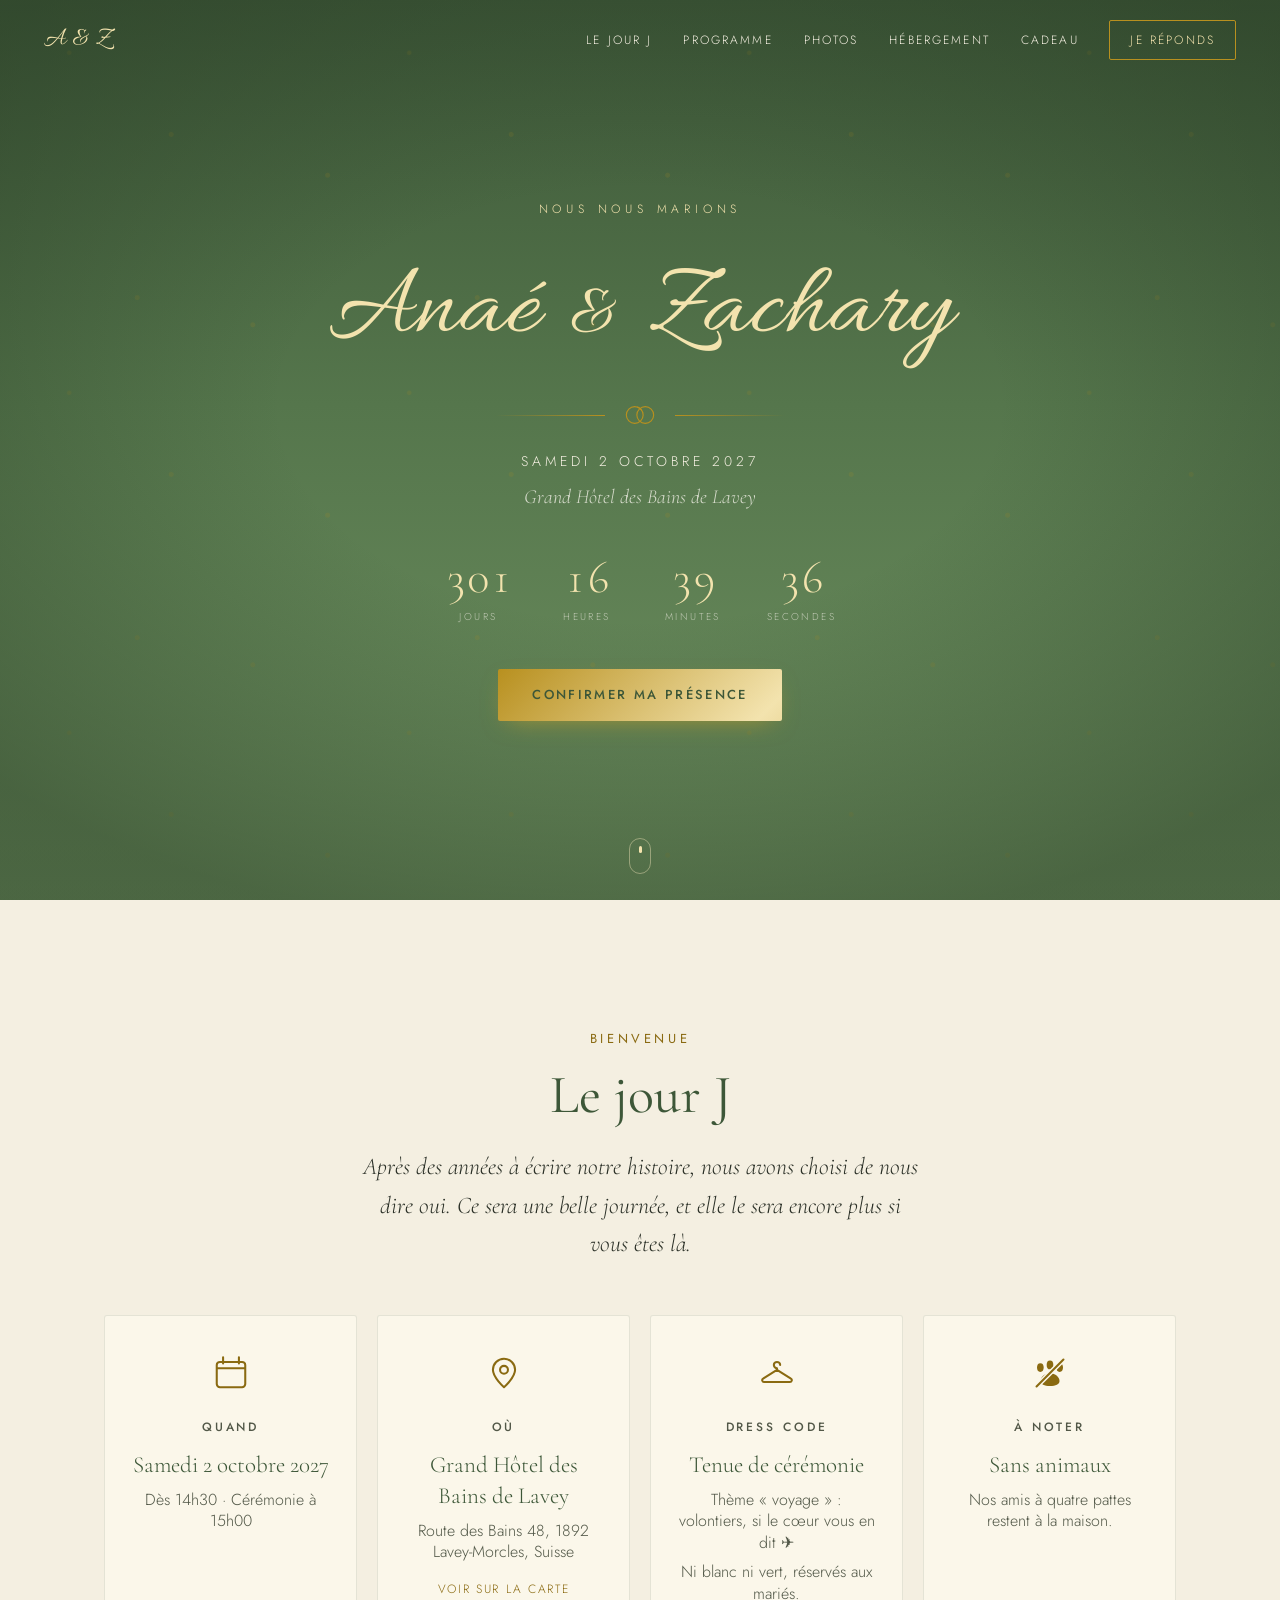
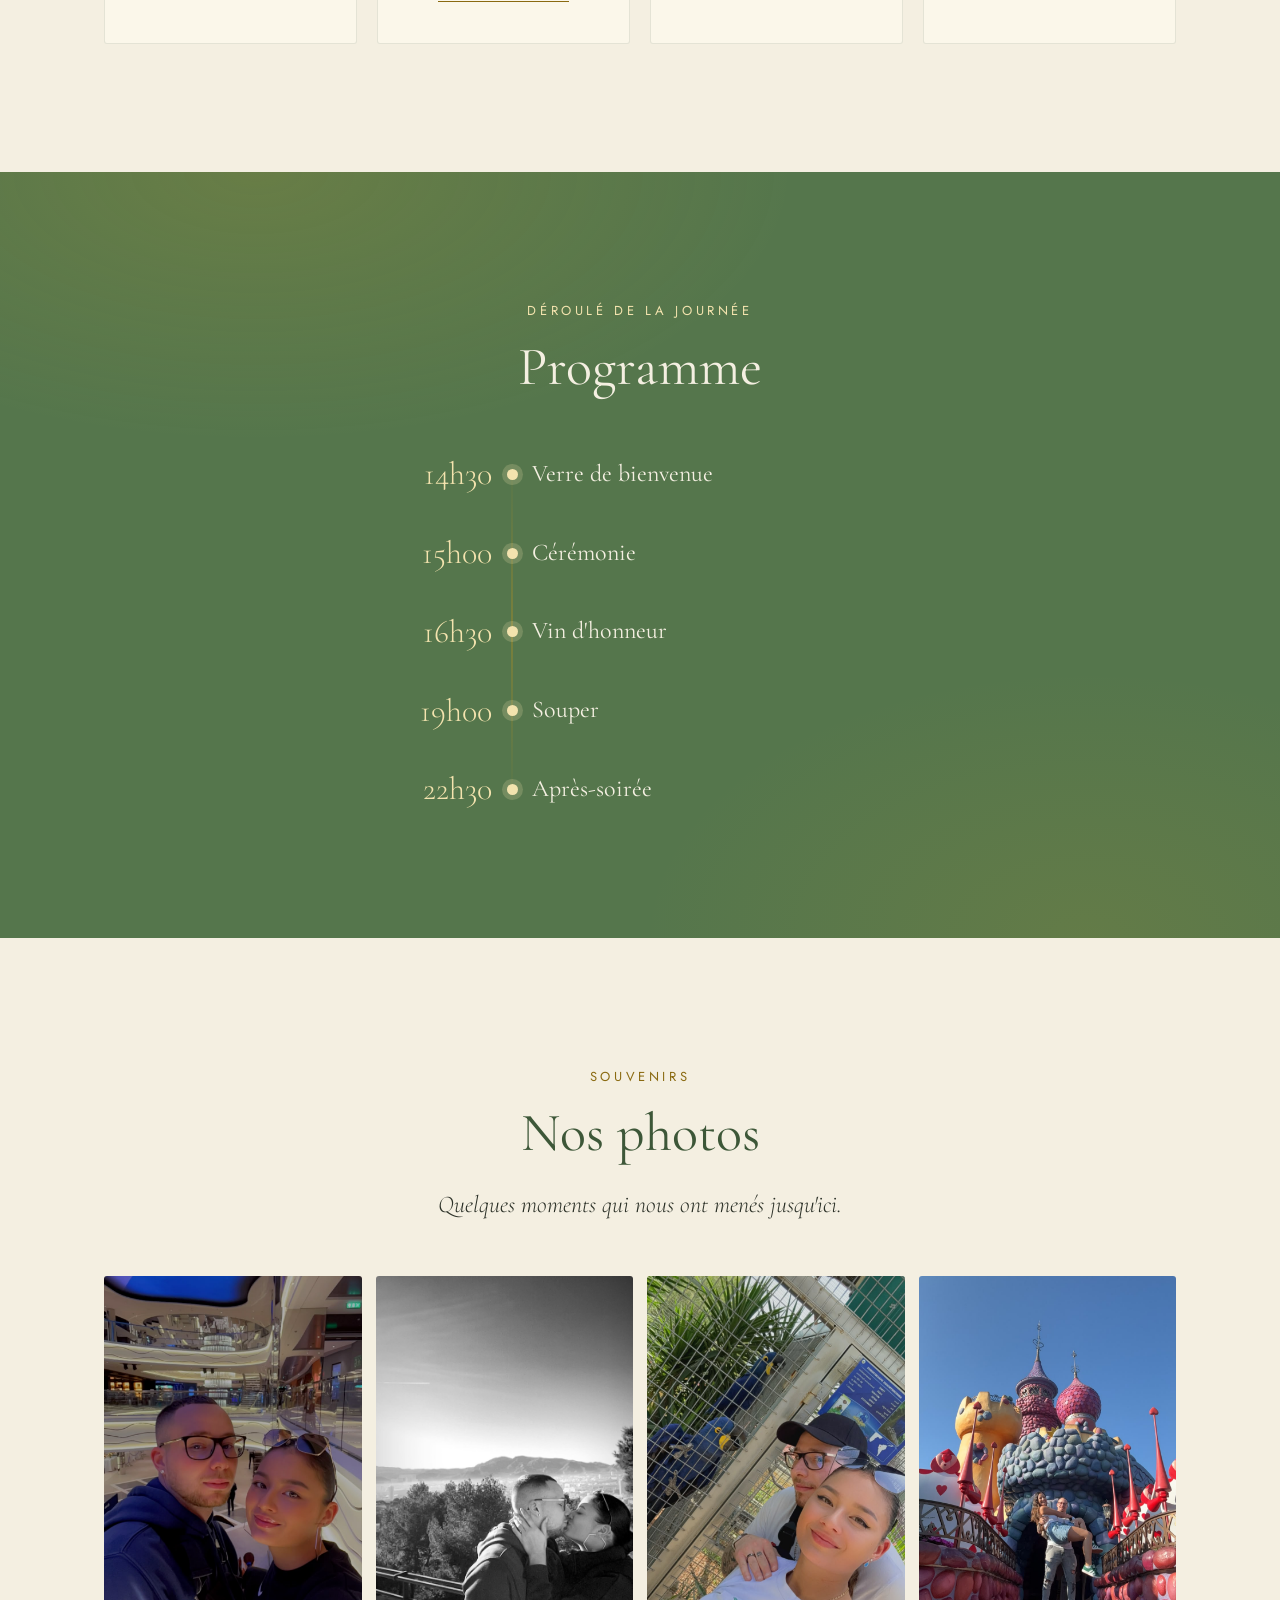
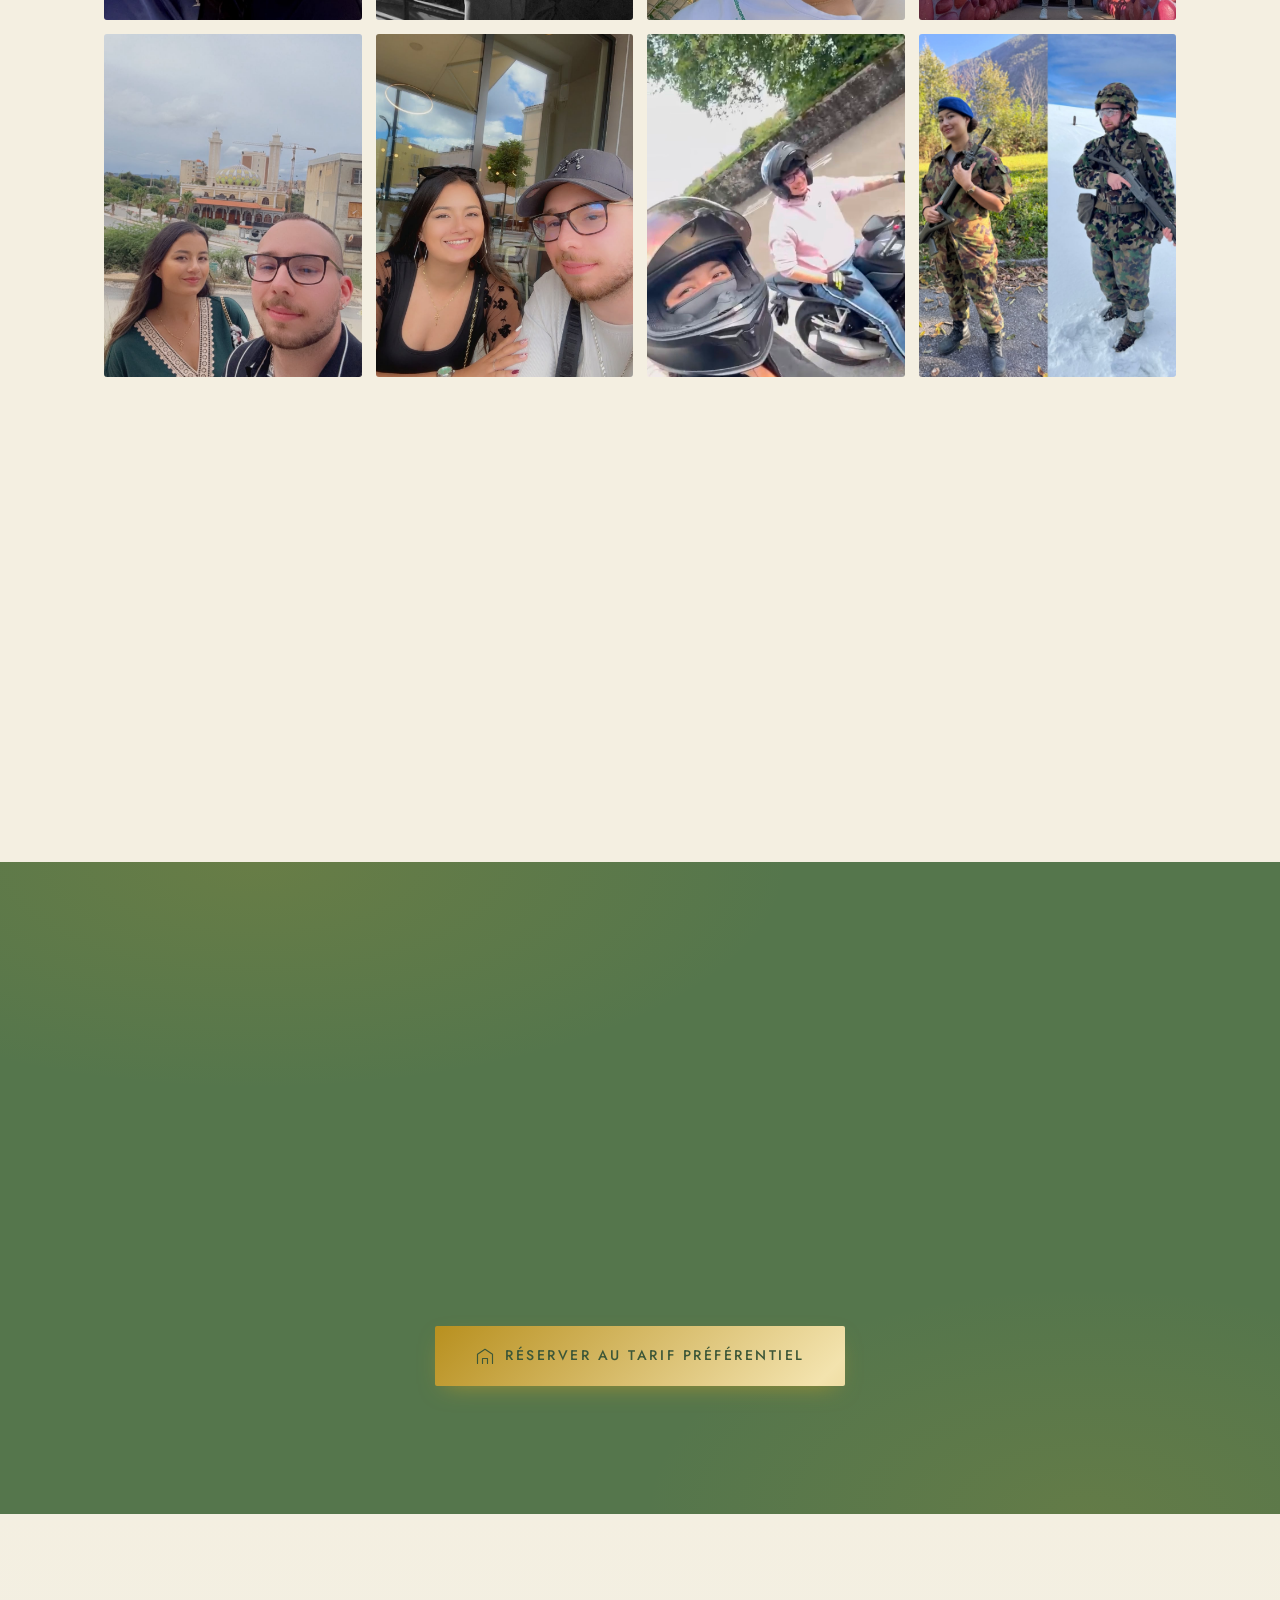
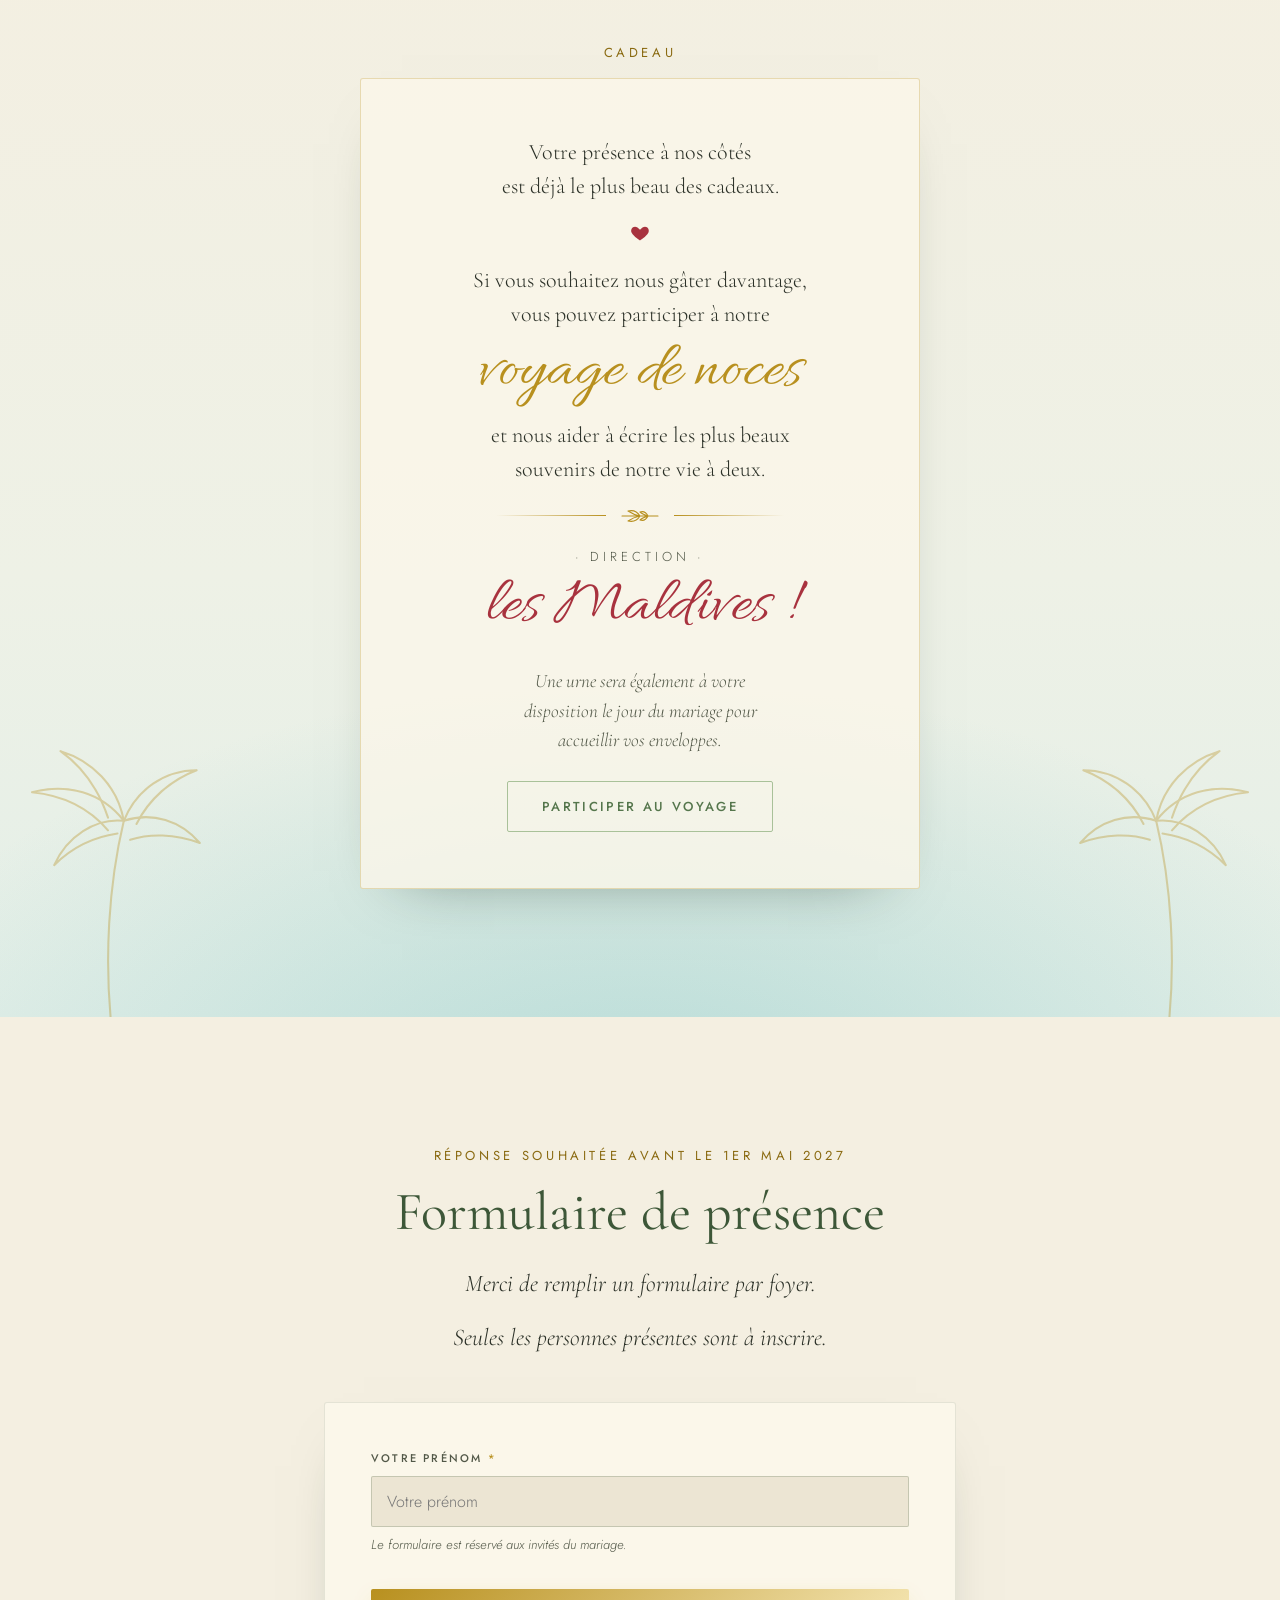
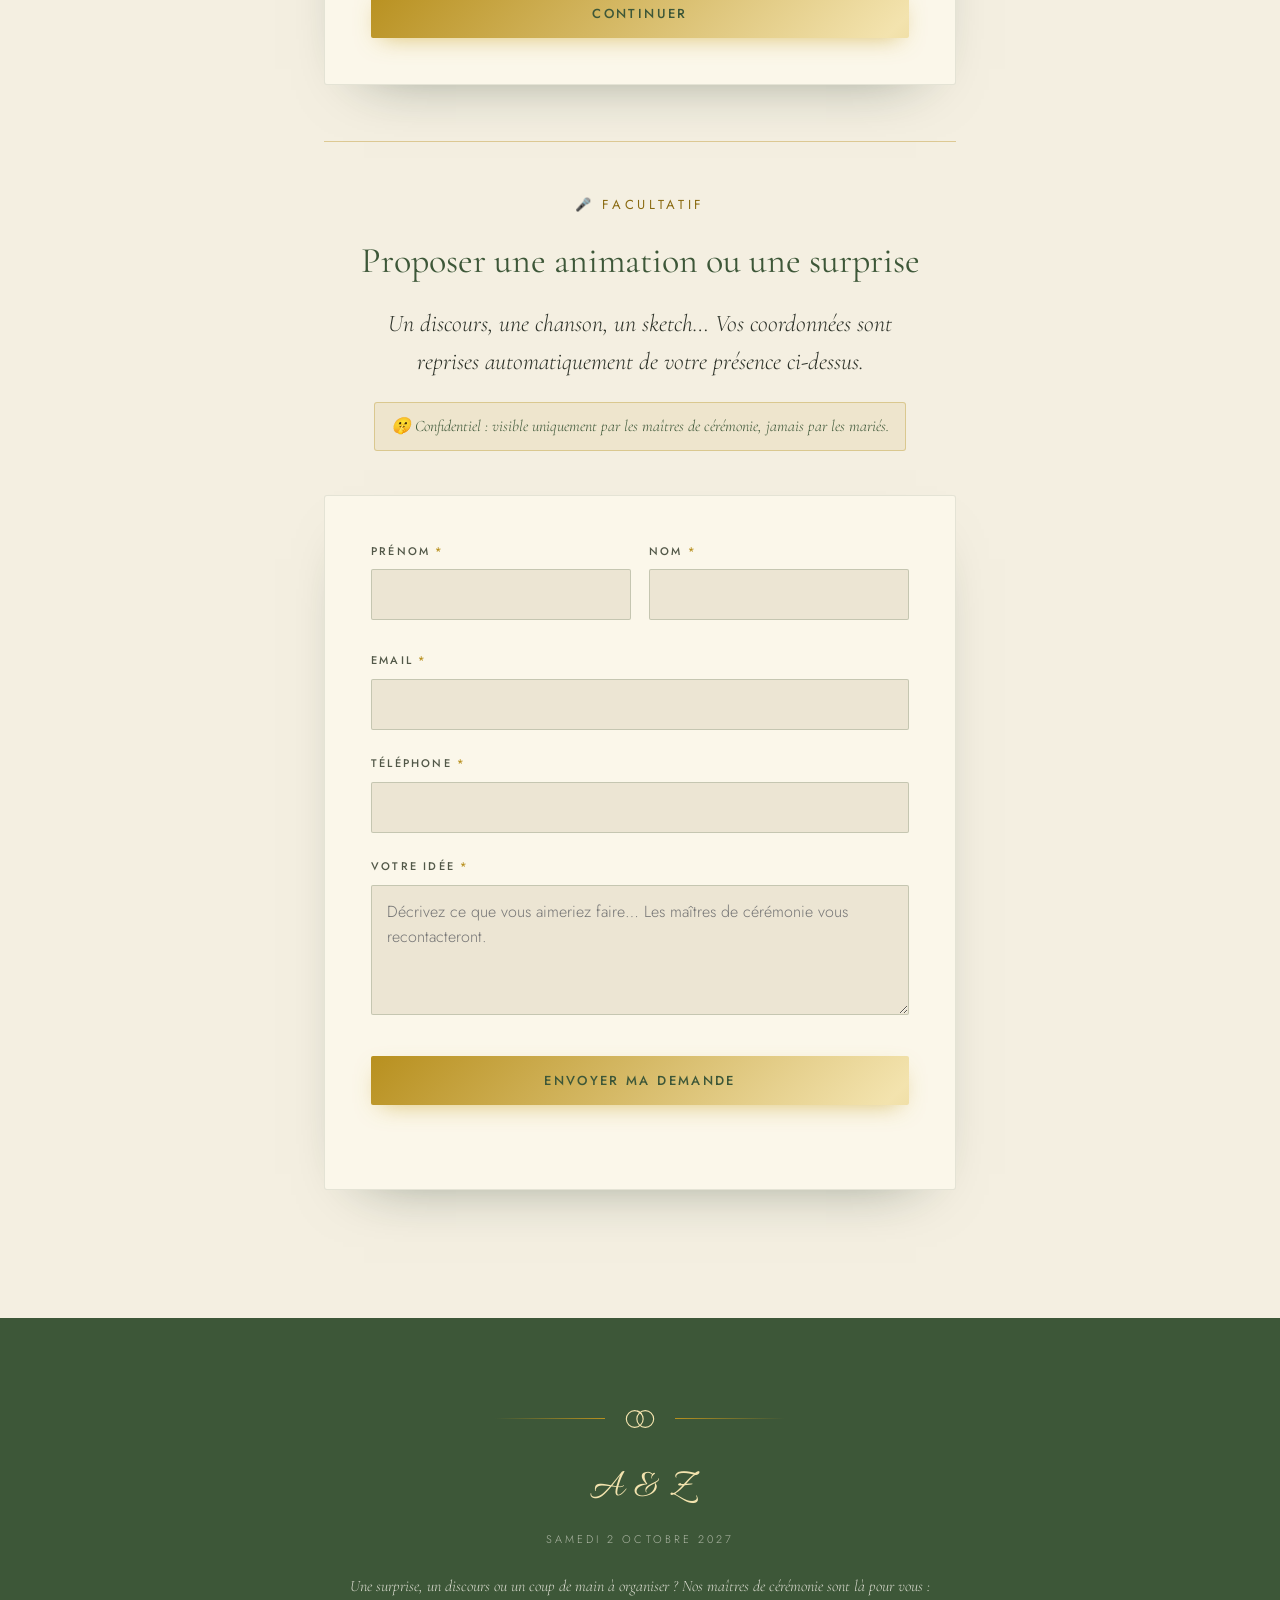
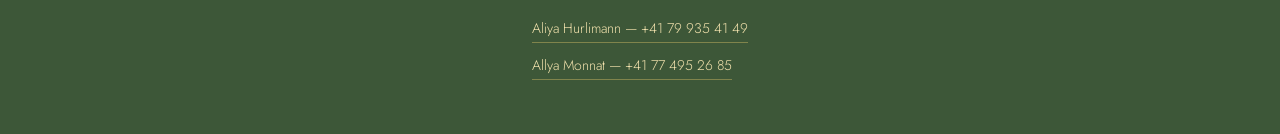
<file: index.html>
<!DOCTYPE html>
<html lang="fr">
<head>
<meta charset="utf-8">
<meta name="viewport" content="width=device-width, initial-scale=1">
<title>Notre mariage</title>
<meta name="description" content="Toutes les informations et le formulaire de présence pour notre mariage.">
<meta name="theme-color" content="#1f3d2b">

<link rel="preconnect" href="https://fonts.googleapis.com">
<link rel="preconnect" href="https://fonts.gstatic.com" crossorigin>
<link href="https://fonts.googleapis.com/css2?family=Cormorant+Garamond:ital,wght@0,300;0,400;0,600;1,300&family=Jost:wght@300;400;500&family=Allura&display=swap" rel="stylesheet">
<!-- Anti-cache : force le navigateur à charger la dernière version du style
     (évite qu'une ancienne version reste affichée après une mise à jour). -->
<script>document.write('<link rel="stylesheet" href="css/style.css?v=' + Date.now() + '">');</script>
<noscript><link rel="stylesheet" href="css/style.css"></noscript>
</head>
<body>

<!-- ================= ÉCRAN D'OUVERTURE ================= -->
<div class="curtain" id="curtain">
  <div class="curtain__inner">
    <span class="curtain__monogram" data-monogram></span>
    <span class="curtain__line"></span>
  </div>
</div>

<!-- ================= NAVIGATION ================= -->
<header class="nav" id="nav">
  <a href="#accueil" class="nav__brand" data-monogram></a>

  <button class="nav__burger" id="burger" aria-label="Ouvrir le menu" aria-expanded="false">
    <span></span><span></span><span></span>
  </button>

  <nav class="nav__links" id="navLinks">
    <a href="#histoire">Le jour J</a>
    <a href="#programme">Programme</a>
    <a href="#galerie">Photos</a>
    <a href="#hotel">Hébergement</a>
    <a href="#cadeau">Cadeau</a>
    <a href="#rsvp" class="nav__cta">Je réponds</a>
  </nav>
</header>

<!-- ================= HERO ================= -->
<section class="hero" id="accueil">
  <div class="hero__leaves" aria-hidden="true"></div>
  <div class="hero__vignette" aria-hidden="true"></div>

  <div class="hero__content">
    <p class="hero__kicker">Nous nous marions</p>

    <h1 class="hero__names">
      <span class="hero__name" data-mariee></span>
      <span class="hero__amp">&amp;</span>
      <span class="hero__name" data-marie></span>
    </h1>

    <div class="ornament" aria-hidden="true">
      <span class="ornament__line"></span>
      <svg viewBox="0 0 40 24" class="ornament__rings">
      <circle cx="15" cy="12" r="8"/>
      <circle cx="25" cy="12" r="8"/>
      <!-- petit arc redessiné : donne l'effet d'entrelacement -->
      <path d="M17.7 4.5 A8 8 0 0 1 21.6 7.4"/>
    </svg>
      <span class="ornament__line"></span>
    </div>

    <p class="hero__date" data-date-texte></p>
    <p class="hero__lieu" data-lieu></p>

    <!-- Compte à rebours -->
    <div class="countdown" id="countdown" aria-label="Compte à rebours">
      <div class="countdown__unit"><b id="cd-j">--</b><span>jours</span></div>
      <div class="countdown__unit"><b id="cd-h">--</b><span>heures</span></div>
      <div class="countdown__unit"><b id="cd-m">--</b><span>minutes</span></div>
      <div class="countdown__unit"><b id="cd-s">--</b><span>secondes</span></div>
    </div>

    <a href="#rsvp" class="btn btn--gold hero__btn">Confirmer ma présence</a>
  </div>

  <a href="#histoire" class="hero__scroll" aria-label="Descendre">
    <span></span>
  </a>
</section>

<!-- ================= MOT D'ACCUEIL ================= -->
<section class="section section--cream" id="histoire">
  <div class="wrap wrap--narrow center">
    <p class="eyebrow reveal">Bienvenue</p>
    <h2 class="h2 reveal">Le jour J</h2>
    <p class="lead reveal" data-mot-accueil></p>
  </div>

  <div class="wrap">
    <div class="cards">
      <article class="card reveal">
        <svg class="card__icon" viewBox="0 0 24 24"><path d="M7 2v4M17 2v4M3 9h18M5 5h14a2 2 0 0 1 2 2v12a2 2 0 0 1-2 2H5a2 2 0 0 1-2-2V7a2 2 0 0 1 2-2z"/></svg>
        <h3>Quand</h3>
        <p data-date-texte></p>
        <p class="card__sub" data-heure></p>
      </article>

      <article class="card reveal">
        <svg class="card__icon" viewBox="0 0 24 24"><path d="M12 21s7-6.2 7-11a7 7 0 1 0-14 0c0 4.8 7 11 7 11z"/><circle cx="12" cy="10" r="2.5"/></svg>
        <h3>Où</h3>
        <p data-lieu-nom></p>
        <p class="card__sub" data-lieu-adresse></p>
        <a class="card__link" data-maps target="_blank" rel="noopener">Voir sur la carte</a>
      </article>

      <article class="card reveal">
        <!-- cintre -->
        <svg class="card__icon" viewBox="0 0 24 24">
          <path d="M12 10V9a2 2 0 1 1 2-2"/>
          <path d="M12 10 3.2 15.6c-1 .6-.5 2.1.6 2.1h16.4c1.1 0 1.6-1.5.6-2.1L12 10z"/>
        </svg>
        <h3>Dress code</h3>
        <p>Tenue de cérémonie</p>
        <p class="card__sub">Thème « voyage » : volontiers, si le cœur vous en dit ✈</p>
        <p class="card__sub">Ni blanc ni vert, réservés aux mariés.</p>
      </article>

      <article class="card reveal">
        <!-- patte d'animal barrée -->
        <svg class="card__icon" viewBox="0 0 24 24">
          <g class="icon-plein">
            <ellipse cx="5.9" cy="8.6" rx="2.1" ry="2.7"/>
            <ellipse cx="12" cy="6.9" rx="2.1" ry="2.8"/>
            <ellipse cx="18.1" cy="8.6" rx="2.1" ry="2.7"/>
            <path d="M12 12.2c3.5 0 6 2.6 6 4.8 0 2.1-2.4 3.2-6 3.2s-6-1.1-6-3.2c0-2.2 2.5-4.8 6-4.8z"/>
          </g>
          <path class="icon-entaille" d="M3.5 20.5 20.5 3.5"/>
          <path d="M3.5 20.5 20.5 3.5"/>
        </svg>
        <h3>À noter</h3>
        <p>Sans animaux</p>
        <p class="card__sub">Nos amis à quatre pattes restent à la maison.</p>
      </article>
    </div>
  </div>
</section>

<!-- ================= PROGRAMME ================= -->
<section class="section section--green" id="programme">
  <div class="wrap wrap--narrow center">
    <p class="eyebrow eyebrow--light reveal">Déroulé de la journée</p>
    <h2 class="h2 h2--light reveal">Programme</h2>
  </div>

  <ol class="timeline wrap wrap--narrow" id="timeline"></ol>
</section>

<!-- ================= GALERIE ================= -->
<section class="section section--cream" id="galerie">
  <div class="wrap wrap--narrow center">
    <p class="eyebrow reveal">Souvenirs</p>
    <h2 class="h2 reveal">Nos photos</h2>
    <p class="lead reveal">Quelques moments qui nous ont menés jusqu'ici.</p>
  </div>

  <div class="gallery wrap" id="gallery"></div>
</section>

<!-- ================= HÔTEL / QR ================= -->
<section class="section section--green" id="hotel">
  <div class="wrap wrap--narrow center">
    <p class="eyebrow eyebrow--light reveal">Sur place</p>
    <h2 class="h2 h2--light reveal">Hébergement</h2>
    <p class="lead lead--light reveal" data-hotel-nom></p>
    <p class="lead lead--light reveal" data-hotel-texte></p>

    <div class="qr reveal" id="qrBlock"></div>
  </div>
</section>

<!-- ================= CADEAU / VOYAGE DE NOCES ================= -->
<section class="section section--cadeau" id="cadeau">
  <!-- palmiers décoratifs (trait doré) -->
  <svg class="cadeau__palme cadeau__palme--g" viewBox="0 0 120 200" aria-hidden="true">
    <path d="M62 198c-4-40-2-86 8-128"/>
    <path d="M70 70c-14-18-36-24-58-18 20 2 36 10 48 24"/>
    <path d="M70 70c-4-22-20-38-40-44 14 10 24 24 30 42"/>
    <path d="M70 70c8-20 26-32 46-32-16 6-30 18-38 34"/>
    <path d="M70 70c18-6 36 0 48 14-16-6-32-6-44-2"/>
    <path d="M70 70c-18-2-36 10-44 28 12-12 26-18 40-20"/>
  </svg>
  <svg class="cadeau__palme cadeau__palme--d" viewBox="0 0 120 200" aria-hidden="true">
    <path d="M62 198c-4-40-2-86 8-128"/>
    <path d="M70 70c-14-18-36-24-58-18 20 2 36 10 48 24"/>
    <path d="M70 70c-4-22-20-38-40-44 14 10 24 24 30 42"/>
    <path d="M70 70c8-20 26-32 46-32-16 6-30 18-38 34"/>
    <path d="M70 70c18-6 36 0 48 14-16-6-32-6-44-2"/>
    <path d="M70 70c-18-2-36 10-44 28 12-12 26-18 40-20"/>
  </svg>

  <div class="wrap wrap--narrow center">
    <p class="eyebrow reveal">Cadeau</p>

    <div class="cadeau reveal">
      <p class="cadeau__texte">Votre présence à nos côtés<br>est déjà le plus beau des cadeaux.</p>

      <svg class="cadeau__coeur" viewBox="0 0 24 24" aria-hidden="true">
        <path d="M12 21s-7.5-4.6-10-9.3C.4 8.4 2.3 4.5 6 4.5c2.3 0 3.6 1.3 6 3.6 2.4-2.3 3.7-3.6 6-3.6 3.7 0 5.6 3.9 4 7.2C19.5 16.4 12 21 12 21z"/>
      </svg>

      <p class="cadeau__texte">Si vous souhaitez nous gâter davantage,<br>vous pouvez participer à notre</p>
      <p class="cadeau__script">voyage de noces</p>
      <p class="cadeau__texte">et nous aider à écrire les plus beaux<br>souvenirs de notre vie à deux.</p>

      <div class="ornament" aria-hidden="true">
        <span class="ornament__line"></span>
        <svg class="cadeau__epi" viewBox="0 0 40 16"><path d="M2 8h36M20 8c-3-5-8-6-12-5 3 2 7 4 12 5zm0 0c-3 5-8 6-12 5 3-2 7-4 12-5zm8 0c-2-4-5-5-8-4 2 2 5 3 8 4zm0 0c-2 4-5 5-8 4 2-2 5-3 8-4z"/></svg>
        <span class="ornament__line"></span>
      </div>

      <p class="cadeau__direction">· Direction ·</p>
      <p class="cadeau__script cadeau__script--dest">les Maldives !</p>

      <p class="cadeau__urne">Une urne sera également à votre disposition le jour du mariage pour accueillir vos enveloppes.</p>

      <!-- Coordonnées bancaires : n'apparaissent que si l'IBAN est rempli dans js/config.js -->
      <div class="cadeau__banque" id="cadeauBanque" hidden>
        <button type="button" class="btn btn--ghost" id="cadeauBtn" aria-expanded="false" aria-controls="cadeauIban">
          Participer au voyage
        </button>
        <dl class="iban" id="cadeauIban" hidden></dl>
      </div>
    </div>
  </div>
</section>

<!-- ================= RSVP ================= -->
<section class="section section--cream" id="rsvp">
  <div class="wrap wrap--form">
    <div class="center">
      <p class="eyebrow reveal">Réponse souhaitée avant le <span data-deadline></span></p>
      <h2 class="h2 reveal">Formulaire de présence</h2>
      <p class="lead reveal">Merci de remplir un formulaire par foyer.</p>
      <p class="lead reveal">Seules les personnes présentes sont à inscrire.</p>
    </div>

    <!-- Étape 1 : vérification du prénom (liste des invités) -->
    <div class="form reveal" id="gateInvite">
      <div class="field">
        <label for="gatePrenom">Votre prénom <span class="req">*</span></label>
        <input type="text" id="gatePrenom" autocomplete="given-name" placeholder="Votre prénom"
               autocapitalize="words" spellcheck="false">
        <small class="hint">Le formulaire est réservé aux invités du mariage.</small>
        <small class="err" id="gateErr"></small>
      </div>
      <button type="button" class="btn btn--gold btn--full" id="gateBtn">
        <span class="btn__label">Continuer</span>
        <span class="btn__spinner" aria-hidden="true"></span>
      </button>
    </div>

    <form class="form" id="rsvpForm" novalidate hidden>

      <div class="field">
        <label for="email">Email <span class="req">*</span></label>
        <input type="email" id="email" name="email" autocomplete="email" required
               placeholder="marie.dupont@email.com">
        <small class="err" data-err-for="email"></small>
      </div>

      <div class="field">
        <label for="telephone">Téléphone <span class="req">*</span></label>
        <input type="tel" id="telephone" name="telephone" autocomplete="tel" required
               placeholder="079 123 45 67">
        <small class="err" data-err-for="telephone"></small>
      </div>

      <div class="field">
        <label for="adresse">Adresse <span class="req">*</span></label>
        <input type="text" id="adresse" name="adresse" autocomplete="street-address" required
               placeholder="Rue et numéro">
        <small class="hint">Pour vous envoyer un petit souvenir et rester en contact.</small>
        <small class="err" data-err-for="adresse"></small>
      </div>

      <div class="field">
        <label for="pays">Pays <span class="req">*</span></label>
        <input type="text" id="pays" name="pays" list="pays-list" autocomplete="country-name"
               required value="Suisse">
        <datalist id="pays-list">
          <option value="Suisse"></option>
          <option value="France"></option>
          <option value="Algérie"></option>
          <option value="Belgique"></option>
          <option value="Allemagne"></option>
          <option value="Italie"></option>
          <option value="Espagne"></option>
          <option value="Portugal"></option>
          <option value="Luxembourg"></option>
        </datalist>
        <small class="err" data-err-for="pays"></small>
      </div>

      <div class="grid-npa">
        <div class="field">
          <label for="npa">NPA / CP <span class="req">*</span></label>
          <input type="text" id="npa" name="npa" inputmode="numeric" maxlength="6"
                 autocomplete="postal-code" required placeholder="1000">
          <small class="err" data-err-for="npa"></small>
        </div>
        <div class="field">
          <label for="localite">Localité <span class="req">*</span></label>
          <input type="text" id="localite" name="localite" autocomplete="address-level2"
                 required placeholder="Ville">
          <small class="hint" id="npaHint"></small>
          <small class="err" data-err-for="localite"></small>
        </div>
      </div>

      <div id="blocPresent">

        <div class="grid-2">
          <div class="field">
            <label for="adultes">Adultes <span class="req">*</span> <em class="lbl-note">dès 10 ans</em></label>
            <div class="stepper">
              <button type="button" class="stepper__btn" data-step="adultes" data-dir="-1" aria-label="Moins">−</button>
              <input type="number" id="adultes" name="adultes" min="0" max="20" value="1" inputmode="numeric">
              <button type="button" class="stepper__btn" data-step="adultes" data-dir="1" aria-label="Plus">+</button>
            </div>
          </div>

          <div class="field">
            <label for="enfants">Enfants <em class="lbl-note">de 2 à 10 ans</em></label>
            <div class="stepper">
              <button type="button" class="stepper__btn" data-step="enfants" data-dir="-1" aria-label="Moins">−</button>
              <input type="number" id="enfants" name="enfants" min="0" max="20" value="0" inputmode="numeric">
              <button type="button" class="stepper__btn" data-step="enfants" data-dir="1" aria-label="Plus">+</button>
            </div>
          </div>
        </div>

        <!-- Champs générés automatiquement selon les compteurs ci-dessus -->
        <div class="field" id="champAdultes">
          <label>Qui sera présent ? <span class="req">*</span></label>
          <div class="invites" id="listeAdultes"></div>
          <small class="err" data-err-for="invites"></small>
        </div>

        <div class="field" id="champEnfants" hidden>
          <label>Les enfants <span class="req">*</span></label>
          <div class="invites" id="listeEnfants"></div>
          <small class="hint">L'âge nous permet de prévoir les menus adaptés.</small>
        </div>

        <fieldset class="field field--choice">
          <legend>Hébergement à l'hôtel <span class="req">*</span></legend>
          <div class="choices">
            <label class="choice">
              <input type="radio" name="hotel" value="Oui, va réserver" required>
              <span>Oui, je vais réserver une chambre</span>
            </label>
            <label class="choice">
              <input type="radio" name="hotel" value="Déjà réservé">
              <span>C'est déjà réservé</span>
            </label>
            <label class="choice">
              <input type="radio" name="hotel" value="Non">
              <span>Non, je ne dors pas sur place</span>
            </label>
          </div>
          <small class="err" data-err-for="hotel"></small>
        </fieldset>

        <div class="field">
          <label for="allergies">Allergies, intolérances ou régime particulier</label>
          <textarea id="allergies" name="allergies" rows="3"
                    placeholder="Ex. : sans gluten pour Paul, allergie aux fruits à coque pour Léa. Indiquez « aucune » si rien de particulier."></textarea>
        </div>
      </div>

      <div class="field">
        <label for="message">Un petit mot pour les mariés</label>
        <textarea id="message" name="message" rows="3" placeholder="Facultatif"></textarea>
      </div>

      <button type="submit" class="btn btn--gold btn--full" id="submitBtn">
        <span class="btn__label">Envoyer ma réponse</span>
        <span class="btn__spinner" aria-hidden="true"></span>
      </button>

      <p class="form__status" id="formStatus" role="status" aria-live="polite"></p>
    </form>

    <!-- Écran de confirmation -->
    <div class="thanks" id="thanks" hidden>
      <svg class="thanks__check" viewBox="0 0 52 52"><circle cx="26" cy="26" r="24"/><path d="M14 27l8 8 16-16"/></svg>
      <h3>Merci !</h3>
      <p id="thanksMsg"></p>
      <button type="button" class="btn btn--ghost" id="againBtn">Envoyer une autre réponse</button>
    </div>

    <!-- ====== Formulaire animation / surprise (séparé) ====== -->
    <div class="anim-block" id="animBlock">
      <div class="center">
        <p class="eyebrow">🎤 Facultatif</p>
        <h3 class="anim-title">Proposer une animation ou une surprise</h3>
        <p class="lead">Un discours, une chanson, un sketch… Vos coordonnées sont
          reprises automatiquement de votre présence ci-dessus.</p>
        <p class="anim-secret">🤫 Confidentiel : visible uniquement par les maîtres de cérémonie, jamais par les mariés.</p>
      </div>

      <form class="form" id="animForm" novalidate>
        <div class="grid-2">
          <div class="field">
            <label for="a_prenom">Prénom <span class="req">*</span></label>
            <input type="text" id="a_prenom" name="prenom" autocomplete="off">
            <small class="err" data-err-for="a_prenom"></small>
          </div>
          <div class="field">
            <label for="a_nom">Nom <span class="req">*</span></label>
            <input type="text" id="a_nom" name="nom" autocomplete="off">
            <small class="err" data-err-for="a_nom"></small>
          </div>
        </div>

        <div class="field">
          <label for="a_email">Email <span class="req">*</span></label>
          <input type="email" id="a_email" name="email" autocomplete="off">
          <small class="err" data-err-for="a_email"></small>
        </div>

        <div class="field">
          <label for="a_tel">Téléphone <span class="req">*</span></label>
          <input type="tel" id="a_tel" name="telephone" autocomplete="off">
          <small class="err" data-err-for="a_tel"></small>
        </div>

        <div class="field">
          <label for="a_idee">Votre idée <span class="req">*</span></label>
          <textarea id="a_idee" name="animation" rows="4"
            placeholder="Décrivez ce que vous aimeriez faire… Les maîtres de cérémonie vous recontacteront."></textarea>
          <small class="err" data-err-for="a_idee"></small>
        </div>

        <button type="submit" class="btn btn--gold btn--full" id="animSubmit">
          <span class="btn__label">Envoyer ma demande</span>
          <span class="btn__spinner" aria-hidden="true"></span>
        </button>
        <p class="form__status" id="animStatus" role="status" aria-live="polite"></p>
      </form>

      <div class="thanks" id="animThanks" hidden>
        <svg class="thanks__check" viewBox="0 0 52 52"><circle cx="26" cy="26" r="24"/><path d="M14 27l8 8 16-16"/></svg>
        <h3>Merci !</h3>
        <p>Votre idée est transmise aux maîtres de cérémonie. Ils vous recontacteront. 🤫</p>
        <button type="button" class="btn btn--ghost" id="animAgainBtn">Proposer autre chose</button>
      </div>
    </div>
  </div>
</section>

<!-- ================= PIED DE PAGE ================= -->
<footer class="footer">
  <div class="ornament ornament--light" aria-hidden="true">
    <span class="ornament__line"></span>
    <svg viewBox="0 0 40 24" class="ornament__rings">
      <circle cx="15" cy="12" r="8"/>
      <circle cx="25" cy="12" r="8"/>
      <!-- petit arc redessiné : donne l'effet d'entrelacement -->
      <path d="M17.7 4.5 A8 8 0 0 1 21.6 7.4"/>
    </svg>
    <span class="ornament__line"></span>
  </div>
  <p class="footer__names" data-monogram></p>
  <p class="footer__date" data-date-texte></p>
  <p class="footer__contact" id="footerContact"></p>
</footer>

<!-- ================= LIGHTBOX GALERIE ================= -->
<div class="lightbox" id="lightbox" hidden>
  <button class="lightbox__close" aria-label="Fermer">&times;</button>
  <button class="lightbox__nav lightbox__nav--prev" aria-label="Précédente">&#8249;</button>
  <img id="lightboxImg" alt="">
  <button class="lightbox__nav lightbox__nav--next" aria-label="Suivante">&#8250;</button>
</div>

<!-- Anti-cache : recharge toujours la dernière version des scripts (contenu + logique). -->
<script>
  var _v = Date.now();
  document.write('<scr' + 'ipt src="js/config.js?v=' + _v + '"><\/scr' + 'ipt>');
  document.write('<scr' + 'ipt src="js/main.js?v=' + _v + '"><\/scr' + 'ipt>');
  document.write('<scr' + 'ipt src="js/cochon.js?v=' + _v + '"><\/scr' + 'ipt>');
</script>
</body>
</html>
</file>
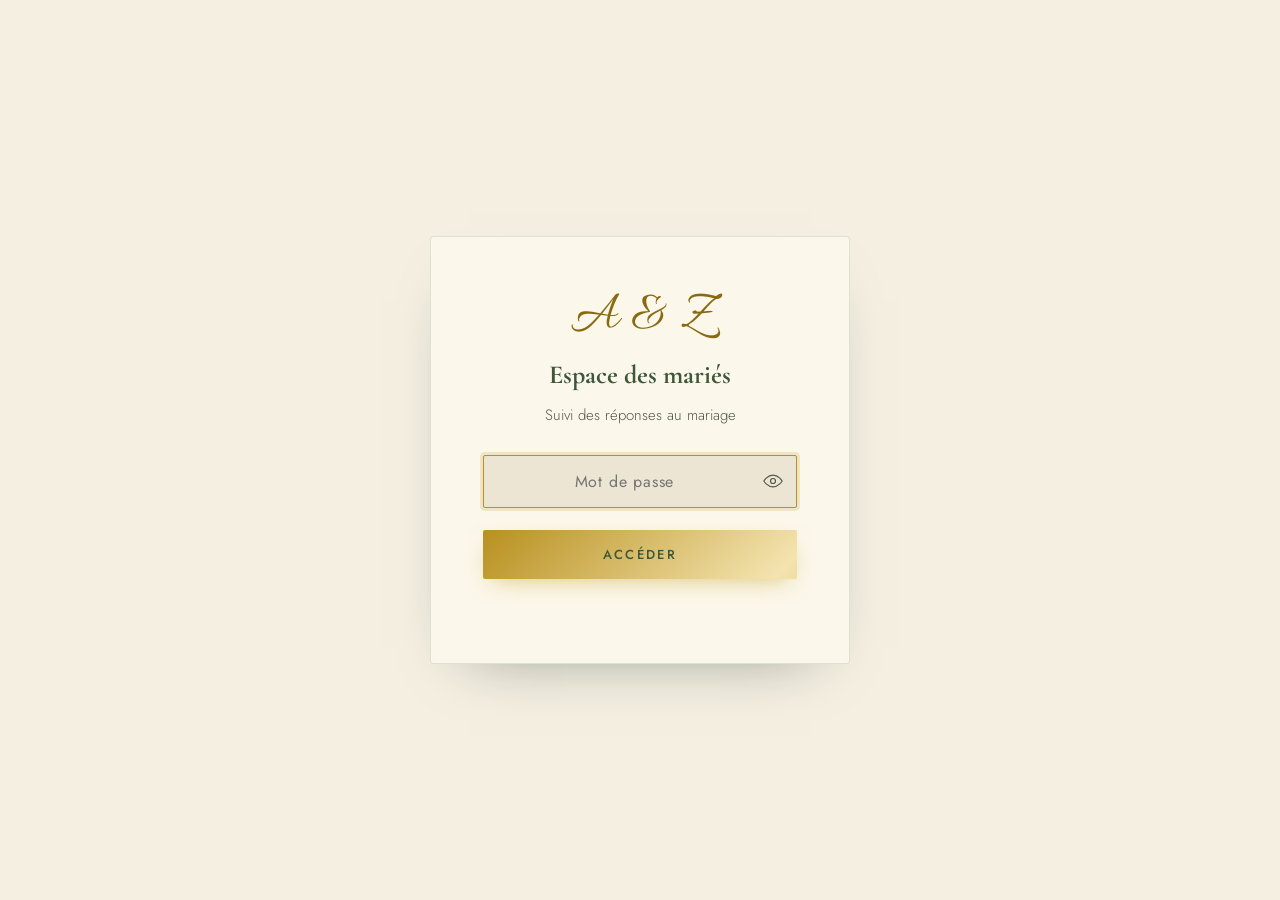
<file: admin.html>
<!DOCTYPE html>
<html lang="fr">
<head>
<meta charset="utf-8">
<meta name="viewport" content="width=device-width, initial-scale=1">
<meta name="robots" content="noindex, nofollow">
<title>Tableau de bord — A &amp; Z</title>

<link rel="preconnect" href="https://fonts.googleapis.com">
<link rel="preconnect" href="https://fonts.gstatic.com" crossorigin>
<link href="https://fonts.googleapis.com/css2?family=Cormorant+Garamond:ital,wght@0,300;0,400;0,600;1,300&family=Jost:wght@300;400;500&family=Allura&display=swap" rel="stylesheet">
<script>document.write('<link rel="stylesheet" href="css/style.css?v=' + Date.now() + '">');</script>

<style>
  body{background:var(--creme);min-height:100vh}
  .admin{max-width:1080px;margin:0 auto;padding:40px 22px 80px}

  /* --- Écran mot de passe --- */
  .gate{min-height:100vh;display:grid;place-items:center;padding:24px}
  [hidden]{display:none!important}   /* l'attribut hidden doit toujours l'emporter */
  .gate__card{
    background:var(--papier);border:1px solid rgba(61,87,56,.14);
    border-radius:4px;padding:clamp(30px,5vw,52px);max-width:420px;width:100%;
    text-align:center;box-shadow:0 24px 60px -40px rgba(19,42,29,.55);
  }
  .gate__mono{font-family:var(--script);font-size:56px;color:var(--or-fonce);line-height:1;margin-bottom:8px}
  .gate__title{font-family:var(--serif);font-size:26px;color:var(--vert-profond);margin:0 0 6px}
  .gate__sub{color:var(--gris);font-size:15px;margin:0 0 26px}
  .gate__field{position:relative;margin-bottom:14px}
  .gate input{
    width:100%;padding:14px 46px 14px 15px;border:1px solid rgba(61,87,56,.22);border-radius:2px;
    background:var(--creme-2);font-family:var(--sans);font-size:16px;text-align:center;
    letter-spacing:.05em;color:var(--encre);
  }
  .gate input:focus{outline:0;border-color:var(--or);box-shadow:0 0 0 3px rgba(184,144,31,.18)}
  .gate__eye{
    position:absolute;right:8px;top:50%;transform:translateY(-50%);
    background:none;border:0;cursor:pointer;color:var(--gris);padding:6px;line-height:0;
  }
  .gate__eye svg{width:20px;height:20px}
  .gate__eye.is-on{color:var(--or-fonce)}
  .gate__err{
    color:#b4453a;font-size:15px;font-weight:500;min-height:22px;margin:10px 0 0;
  }
  .gate__err:not(:empty){
    background:rgba(180,69,58,.08);border:1px solid rgba(180,69,58,.3);
    border-radius:3px;padding:10px 12px;
  }

  /* --- En-tête tableau de bord --- */
  .dash__head{
    display:flex;flex-wrap:wrap;align-items:center;justify-content:space-between;
    gap:16px;margin-bottom:34px;padding-bottom:24px;border-bottom:1px solid rgba(61,87,56,.15);
  }
  .dash__brand{display:flex;align-items:baseline;gap:14px}
  .dash__mono{font-family:var(--script);font-size:40px;color:var(--or-fonce);line-height:1}
  .dash__title{font-family:var(--serif);font-size:26px;color:var(--vert-profond)}
  .dash__actions{display:flex;gap:10px;flex-wrap:wrap}
  .abtn{
    display:inline-flex;align-items:center;gap:8px;cursor:pointer;
    padding:11px 18px;border-radius:2px;border:1px solid var(--vert-sauge);
    background:transparent;color:var(--vert);font-family:var(--sans);
    font-size:12px;letter-spacing:.12em;text-transform:uppercase;transition:all .25s;
  }
  .abtn:hover{background:var(--vert);color:var(--creme);border-color:var(--vert)}
  .abtn svg{width:16px;height:16px}

  /* --- Tuiles de stats --- */
  .stats{display:grid;grid-template-columns:repeat(auto-fit,minmax(160px,1fr));gap:16px;margin-bottom:14px}
  .stat{
    background:var(--papier);border:1px solid rgba(61,87,56,.12);border-radius:4px;
    padding:26px 22px;text-align:center;position:relative;overflow:hidden;
  }
  .stat::before{content:"";position:absolute;top:0;left:0;right:0;height:3px;
    background:linear-gradient(90deg,var(--or),var(--or-clair),var(--or))}
  .stat b{display:block;font-family:var(--serif);font-weight:400;font-size:52px;line-height:1;
    color:var(--vert-profond);font-variant-numeric:tabular-nums}
  .stat span{display:block;margin-top:10px;font-size:12.5px;letter-spacing:.16em;
    text-transform:uppercase;color:var(--gris)}

  .section-titre{
    font-family:var(--serif);font-size:24px;color:var(--vert-profond);
    margin:44px 0 16px;display:flex;align-items:center;gap:12px;
  }
  .section-titre .pastille{background:var(--or);color:#fff;font-family:var(--sans);
    font-size:13px;padding:2px 11px;border-radius:20px;font-weight:500}

  /* --- Allergies --- */
  .allergies{display:grid;gap:10px}
  .allergie{
    background:var(--papier);border:1px solid rgba(184,144,31,.35);border-left:3px solid var(--or);
    border-radius:3px;padding:14px 18px;
  }
  .allergie b{color:var(--vert-profond);font-weight:500}
  .allergie span{color:var(--encre)}
  .vide{color:var(--gris);font-style:italic;font-family:var(--serif);font-size:18px}

  /* --- Tableau --- */
  .tablewrap{overflow-x:auto;border:1px solid rgba(61,87,56,.14);border-radius:4px;background:var(--papier)}
  table{border-collapse:collapse;width:100%;min-width:820px;font-size:17px}
  thead th{
    background:var(--vert);color:var(--or-clair);font-family:var(--sans);font-weight:500;
    font-size:12.5px;letter-spacing:.12em;text-transform:uppercase;text-align:left;
    padding:15px 18px;white-space:nowrap;
  }
  tbody td{padding:15px 18px;border-top:1px solid rgba(61,87,56,.1);vertical-align:top;color:var(--encre)}
  tbody tr:nth-child(even){background:rgba(61,87,56,.035)}
  td.num{text-align:center;font-variant-numeric:tabular-nums;font-size:19px}
  .nom-fort{font-weight:500;color:var(--vert-profond);font-size:18px}
  .mini{color:var(--gris);font-size:14.5px}
  .badge-al{display:inline-block;background:rgba(184,144,31,.16);color:var(--or-fonce);
    padding:2px 8px;border-radius:12px;font-size:12px;font-weight:500}

  .loading{text-align:center;color:var(--gris);font-style:italic;font-family:var(--serif);
    font-size:20px;padding:60px 0}
</style>
</head>
<body>

<!-- ================= ÉCRAN MOT DE PASSE ================= -->
<div class="gate" id="gate">
  <form class="gate__card" id="gateForm">
    <div class="gate__mono">A &amp; Z</div>
    <h1 class="gate__title">Espace des mariés</h1>
    <p class="gate__sub">Suivi des réponses au mariage</p>
    <div class="gate__field">
      <input type="password" id="pass" name="mdp-tableau-mariage" placeholder="Mot de passe"
             autocomplete="new-password" autocorrect="off" autocapitalize="off" spellcheck="false"
             data-lpignore="true" data-1p-ignore data-form-type="other" autofocus>
      <button type="button" class="gate__eye" id="eye" aria-label="Afficher le mot de passe">
        <svg viewBox="0 0 24 24" fill="none" stroke="currentColor" stroke-width="1.6" stroke-linecap="round" stroke-linejoin="round"><path d="M1 12s4-7 11-7 11 7 11 7-4 7-11 7S1 12 1 12z"/><circle cx="12" cy="12" r="3"/></svg>
      </button>
    </div>
    <button type="submit" class="btn btn--gold btn--full">
      <span class="btn__label">Accéder</span>
      <span class="btn__spinner" aria-hidden="true"></span>
    </button>
    <p class="gate__err" id="gateErr"></p>
  </form>
</div>

<!-- ================= TABLEAU DE BORD ================= -->
<div class="admin" id="dash" hidden>

  <header class="dash__head">
    <div class="dash__brand">
      <span class="dash__mono">A &amp; Z</span>
      <span class="dash__title">Réponses au mariage</span>
    </div>
    <div class="dash__actions">
      <button class="abtn" id="refresh">
        <svg viewBox="0 0 24 24" fill="none" stroke="currentColor" stroke-width="1.6" stroke-linecap="round" stroke-linejoin="round"><path d="M21 12a9 9 0 1 1-2.6-6.4M21 4v5h-5"/></svg>
        Actualiser
      </button>
      <button class="abtn" id="export">
        <svg viewBox="0 0 24 24" fill="none" stroke="currentColor" stroke-width="1.6" stroke-linecap="round" stroke-linejoin="round"><path d="M12 3v12m0 0-4-4m4 4 4-4M4 21h16"/></svg>
        Exporter (CSV)
      </button>
    </div>
  </header>

  <div id="content"><p class="loading">Chargement des réponses…</p></div>
</div>

<script>document.write('<script src="js/config.js?v=' + Date.now() + '"><\/script>');</script>
<script>document.write('<script src="js/admin.js?v=' + Date.now() + '"><\/script>');</script>
</body>
</html>
</file>
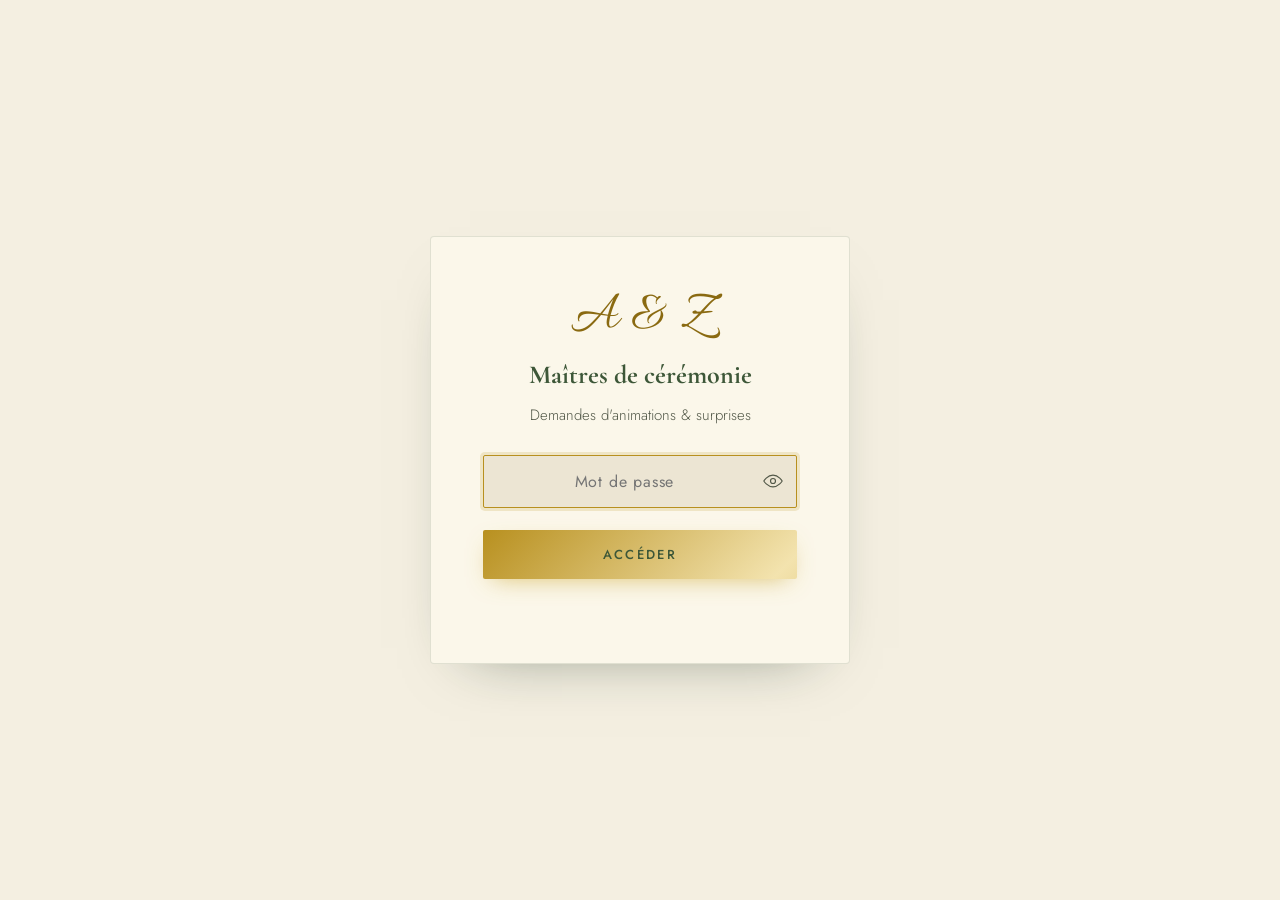
<file: ceremonie.html>
<!DOCTYPE html>
<html lang="fr">
<head>
<meta charset="utf-8">
<meta name="viewport" content="width=device-width, initial-scale=1">
<meta name="robots" content="noindex, nofollow">
<title>Maîtres de cérémonie — A &amp; Z</title>

<link rel="preconnect" href="https://fonts.googleapis.com">
<link rel="preconnect" href="https://fonts.gstatic.com" crossorigin>
<link href="https://fonts.googleapis.com/css2?family=Cormorant+Garamond:ital,wght@0,300;0,400;0,600;1,300&family=Jost:wght@300;400;500&family=Allura&display=swap" rel="stylesheet">
<script>document.write('<link rel="stylesheet" href="css/style.css?v=' + Date.now() + '">');</script>

<style>
  body{background:var(--creme);min-height:100vh}
  .admin{max-width:920px;margin:0 auto;padding:40px 22px 80px}
  [hidden]{display:none!important}

  .gate{min-height:100vh;display:grid;place-items:center;padding:24px}
  .gate__card{
    background:var(--papier);border:1px solid rgba(61,87,56,.14);
    border-radius:4px;padding:clamp(30px,5vw,52px);max-width:420px;width:100%;
    text-align:center;box-shadow:0 24px 60px -40px rgba(19,42,29,.55);
  }
  .gate__mono{font-family:var(--script);font-size:56px;color:var(--or-fonce);line-height:1;margin-bottom:8px}
  .gate__title{font-family:var(--serif);font-size:26px;color:var(--vert-profond);margin:0 0 6px}
  .gate__sub{color:var(--gris);font-size:15px;margin:0 0 26px}
  .gate__field{position:relative;margin-bottom:14px}
  .gate input{
    width:100%;padding:14px 46px 14px 15px;border:1px solid rgba(61,87,56,.22);border-radius:2px;
    background:var(--creme-2);font-family:var(--sans);font-size:16px;text-align:center;
    letter-spacing:.05em;color:var(--encre);
  }
  .gate input:focus{outline:0;border-color:var(--or);box-shadow:0 0 0 3px rgba(184,144,31,.18)}
  .gate__eye{position:absolute;right:8px;top:50%;transform:translateY(-50%);
    background:none;border:0;cursor:pointer;color:var(--gris);padding:6px;line-height:0}
  .gate__eye svg{width:20px;height:20px}
  .gate__eye.is-on{color:var(--or-fonce)}
  .gate__err{color:#b4453a;font-size:15px;font-weight:500;min-height:22px;margin:10px 0 0}
  .gate__err:not(:empty){background:rgba(180,69,58,.08);border:1px solid rgba(180,69,58,.3);border-radius:3px;padding:10px 12px}

  .dash__head{display:flex;flex-wrap:wrap;align-items:center;justify-content:space-between;
    gap:16px;margin-bottom:20px;padding-bottom:24px;border-bottom:1px solid rgba(61,87,56,.15)}
  .dash__brand{display:flex;align-items:baseline;gap:14px}
  .dash__mono{font-family:var(--script);font-size:40px;color:var(--or-fonce);line-height:1}
  .dash__title{font-family:var(--serif);font-size:24px;color:var(--vert-profond)}
  .dash__actions{display:flex;gap:10px;flex-wrap:wrap}
  .abtn{display:inline-flex;align-items:center;gap:8px;cursor:pointer;padding:11px 18px;border-radius:2px;
    border:1px solid var(--vert-sauge);background:transparent;color:var(--vert);font-family:var(--sans);
    font-size:12px;letter-spacing:.12em;text-transform:uppercase;transition:all .25s}
  .abtn:hover{background:var(--vert);color:var(--creme);border-color:var(--vert)}
  .abtn svg{width:16px;height:16px}

  .secret{background:rgba(184,144,31,.1);border:1px solid rgba(184,144,31,.35);border-radius:4px;
    padding:14px 18px;margin-bottom:26px;font-family:var(--serif);font-style:italic;font-size:17px;color:var(--vert-profond)}

  .compte{font-family:var(--serif);font-size:22px;color:var(--gris);margin:0 0 20px}
  .compte b{color:var(--or-fonce);font-size:30px}

  .cartes{display:grid;gap:16px}
  .carte{background:var(--papier);border:1px solid rgba(61,87,56,.12);border-left:3px solid var(--or);
    border-radius:4px;padding:22px 24px}
  .carte__haut{display:flex;flex-wrap:wrap;justify-content:space-between;gap:8px;margin-bottom:12px}
  .carte__nom{font-family:var(--serif);font-size:25px;color:var(--vert-profond)}
  .carte__date{font-size:14px;color:var(--gris)}
  .carte__idee{font-size:19px;line-height:1.65;color:var(--encre);white-space:pre-wrap}
  .carte__coord{margin-top:14px;padding-top:12px;border-top:1px solid rgba(61,87,56,.12);
    font-size:15.5px;color:var(--gris);display:flex;flex-wrap:wrap;gap:6px 20px}
  .carte__coord a{color:var(--or-fonce);text-decoration:none}

  .vide{color:var(--gris);font-style:italic;font-family:var(--serif);font-size:20px;text-align:center;padding:60px 0}
  .loading{text-align:center;color:var(--gris);font-style:italic;font-family:var(--serif);font-size:20px;padding:60px 0}
</style>
</head>
<body>

<div class="gate" id="gate">
  <form class="gate__card" id="gateForm">
    <div class="gate__mono">A &amp; Z</div>
    <h1 class="gate__title">Maîtres de cérémonie</h1>
    <p class="gate__sub">Demandes d'animations &amp; surprises</p>
    <div class="gate__field">
      <input type="password" id="pass" name="mdp-ceremonie-mariage" placeholder="Mot de passe"
             autocomplete="new-password" autocorrect="off" autocapitalize="off" spellcheck="false"
             data-lpignore="true" data-1p-ignore autofocus>
      <button type="button" class="gate__eye" id="eye" aria-label="Afficher le mot de passe">
        <svg viewBox="0 0 24 24" fill="none" stroke="currentColor" stroke-width="1.6" stroke-linecap="round" stroke-linejoin="round"><path d="M1 12s4-7 11-7 11 7 11 7-4 7-11 7S1 12 1 12z"/><circle cx="12" cy="12" r="3"/></svg>
      </button>
    </div>
    <button type="submit" class="btn btn--gold btn--full">
      <span class="btn__label">Accéder</span>
      <span class="btn__spinner" aria-hidden="true"></span>
    </button>
    <p class="gate__err" id="gateErr"></p>
  </form>
</div>

<div class="admin" id="dash" hidden>
  <header class="dash__head">
    <div class="dash__brand">
      <span class="dash__mono">A &amp; Z</span>
      <span class="dash__title">Animations &amp; surprises</span>
    </div>
    <div class="dash__actions">
      <button class="abtn" id="refresh">
        <svg viewBox="0 0 24 24" fill="none" stroke="currentColor" stroke-width="1.6" stroke-linecap="round" stroke-linejoin="round"><path d="M21 12a9 9 0 1 1-2.6-6.4M21 4v5h-5"/></svg>
        Actualiser
      </button>
      <button class="abtn" id="export">
        <svg viewBox="0 0 24 24" fill="none" stroke="currentColor" stroke-width="1.6" stroke-linecap="round" stroke-linejoin="round"><path d="M12 3v12m0 0-4-4m4 4 4-4M4 21h16"/></svg>
        Exporter (CSV)
      </button>
    </div>
  </header>

  <p class="secret">🤫 Ces demandes sont confidentielles — les mariés n'y ont pas accès. Surprises garanties !</p>

  <div id="content"><p class="loading">Chargement des demandes…</p></div>
</div>

<script>document.write('<script src="js/config.js?v=' + Date.now() + '"><\/script>');</script>
<script>document.write('<script src="js/ceremonie.js?v=' + Date.now() + '"><\/script>');</script>
</body>
</html>
</file>
<file: css/style.css>
/* =====================================================================
   MARIAGE — thème vert & or
   ===================================================================== */

:root{
  /* verts matcha */
  --vert-profond:#3d5738;
  --vert:#55764c;
  --vert-clair:#6f9161;
  --vert-sauge:#a9c199;

  --or:#b8901f;
  --or-fonce:#8a6a11;   /* petits textes dorés sur fond crème */
  --or-clair:#f3e3ae;
  --or-pale:#f7edcb;

  --creme:#f4efe1;      /* fond des sections claires */
  --papier:#fbf7ea;     /* cartes et formulaire (jamais de blanc pur) */
  --creme-2:#ece5d3;    /* champs de saisie */
  --encre:#2c3128;
  --gris:#525848;

  --serif:"Cormorant Garamond",Georgia,serif;
  --sans:"Jost","Helvetica Neue",Arial,sans-serif;
  --script:"Allura",cursive;

  --max:1120px;
  --ease:cubic-bezier(.22,.61,.36,1);
}

*,*::before,*::after{box-sizing:border-box}

html{scroll-behavior:smooth}

body{
  margin:0;
  background:var(--creme);
  color:var(--encre);
  font-family:var(--sans);
  font-weight:300;
  font-size:17px;
  line-height:1.7;
  -webkit-font-smoothing:antialiased;
  overflow-x:hidden;
}

img{max-width:100%;display:block}

svg{fill:none;stroke:currentColor;stroke-width:1.4;stroke-linecap:round;stroke-linejoin:round}

/* ---------------------------------------------------------------- WRAP */
.wrap{width:100%;max-width:var(--max);margin-inline:auto;padding-inline:24px}
.wrap--narrow{max-width:820px}
.wrap--form{max-width:680px}
.center{text-align:center}

.section{padding:clamp(72px,10vw,130px) 0;position:relative}
.section--cream{background:var(--creme)}
.section--green{background:var(--vert);color:var(--creme)}

.section--green::before{
  content:"";position:absolute;inset:0;pointer-events:none;
  background:
    radial-gradient(60% 50% at 20% 0%,rgba(201,162,39,.16),transparent 70%),
    radial-gradient(50% 50% at 85% 100%,rgba(201,162,39,.12),transparent 70%);
}
.section--green>*{position:relative}

/* ------------------------------------------------------------- TYPO */
.eyebrow{
  font-size:13px;letter-spacing:.28em;text-transform:uppercase;
  color:var(--or-fonce);margin:0 0 14px;font-weight:400;
}
.eyebrow--light{color:var(--or-clair)}

.h2{
  font-family:var(--serif);
  font-size:clamp(34px,5.5vw,54px);
  font-weight:400;line-height:1.15;margin:0 0 22px;color:var(--vert-profond);
}
.h2--light{color:var(--creme)}

.lead{
  font-family:var(--serif);
  font-size:clamp(20px,2.4vw,24px);
  font-style:italic;color:var(--encre);
  max-width:56ch;margin:0 auto 16px;line-height:1.6;
}
.lead--light{color:rgba(250,246,238,.82)}

/* --------------------------------------------------------- ORNEMENT */
.ornament{display:flex;align-items:center;justify-content:center;gap:14px;margin:22px 0}
.ornament__line{height:1px;width:clamp(40px,12vw,110px);background:linear-gradient(90deg,transparent,var(--or))}
.ornament__line:last-child{background:linear-gradient(90deg,var(--or),transparent)}
.ornament__rings{width:42px;height:26px;color:var(--or);flex:none;stroke-width:1.1}
.ornament--light .ornament__rings{color:var(--or-clair)}

/* ------------------------------------------------------------ BOUTONS */
.btn{
  display:inline-flex;align-items:center;justify-content:center;gap:10px;
  padding:15px 34px;border:0;cursor:pointer;
  font-family:var(--sans);font-size:13px;font-weight:500;
  letter-spacing:.18em;text-transform:uppercase;text-decoration:none;
  border-radius:2px;position:relative;overflow:hidden;
  transition:transform .35s var(--ease),box-shadow .35s var(--ease);
}
.btn--gold{
  background:linear-gradient(135deg,var(--or) 0%,var(--or-clair) 50%,var(--or) 100%);
  background-size:200% 100%;
  color:var(--vert-profond);
  box-shadow:0 8px 24px -10px rgba(201,162,39,.7);
}
.btn--gold:hover{transform:translateY(-2px);background-position:100% 0;box-shadow:0 14px 30px -10px rgba(201,162,39,.85)}
.btn--gold:active{transform:translateY(0)}
.btn--full{width:100%;margin-top:8px}
.btn--ghost{
  background:transparent;color:var(--vert);
  border:1px solid var(--vert-sauge);
}
.btn--ghost:hover{background:var(--vert);color:var(--creme)}
.btn:disabled{opacity:.6;cursor:not-allowed;transform:none}

.btn__spinner{
  width:16px;height:16px;border-radius:50%;display:none;
  border:2px solid rgba(19,42,29,.25);border-top-color:var(--vert-profond);
  animation:spin .7s linear infinite;
}
.btn.is-loading .btn__spinner{display:block}
@keyframes spin{to{transform:rotate(360deg)}}

/* ============================================================ RIDEAU */
.curtain{
  position:fixed;inset:0;z-index:200;background:var(--vert-profond);
  display:grid;place-items:center;
  transition:opacity .8s var(--ease),visibility .8s;
}
.curtain.is-gone{opacity:0;visibility:hidden}
.curtain__inner{text-align:center}
.curtain__monogram{
  font-family:var(--script);font-size:clamp(46px,9vw,80px);color:var(--or-clair);
  display:block;opacity:0;animation:fadeUp .9s .15s var(--ease) forwards;
}
.curtain__line{
  display:block;height:1px;width:0;margin:18px auto 0;
  background:var(--or);animation:growLine .9s .5s var(--ease) forwards;
}
@keyframes fadeUp{from{opacity:0;transform:translateY(14px)}to{opacity:1;transform:none}}
@keyframes growLine{to{width:150px}}

/* ================================================================ NAV */
.nav{
  position:fixed;top:0;left:0;right:0;z-index:100;
  display:flex;align-items:center;justify-content:space-between;
  padding:20px clamp(20px,4vw,44px);
  transition:background .4s var(--ease),padding .4s var(--ease),box-shadow .4s var(--ease);
}
.nav.is-stuck{
  background:rgba(61,87,56,.95);
  backdrop-filter:blur(10px);
  padding-block:12px;
  box-shadow:0 1px 0 rgba(201,162,39,.28);
}
.nav__brand{
  font-family:var(--script);font-size:26px;color:var(--or-clair);
  text-decoration:none;line-height:1;
}
.nav__links{display:flex;align-items:center;gap:clamp(16px,2.4vw,32px)}
.nav__links a{
  color:var(--creme);text-decoration:none;
  font-size:12px;letter-spacing:.18em;text-transform:uppercase;
  position:relative;padding-block:4px;
}
.nav__links a::after{
  content:"";position:absolute;left:0;bottom:0;height:1px;width:0;
  background:var(--or-clair);transition:width .35s var(--ease);
}
.nav__links a:hover::after{width:100%}
.nav__cta{
  border:1px solid var(--or);color:var(--or-clair)!important;
  padding:9px 20px!important;border-radius:2px;
  transition:background .35s var(--ease),color .35s var(--ease);
}
.nav__cta::after{display:none}
.nav__cta:hover{background:var(--or);color:var(--vert-profond)!important}

.nav__burger{
  display:none;flex-direction:column;gap:5px;
  background:none;border:0;cursor:pointer;padding:8px;z-index:2;
}
.nav__burger span{
  width:24px;height:1.5px;background:var(--creme);
  transition:transform .3s var(--ease),opacity .3s var(--ease);
}
.nav.is-open .nav__burger span:nth-child(1){transform:translateY(6.5px) rotate(45deg)}
.nav.is-open .nav__burger span:nth-child(2){opacity:0}
.nav.is-open .nav__burger span:nth-child(3){transform:translateY(-6.5px) rotate(-45deg)}

@media(max-width:820px){
  .nav__burger{display:flex}
  .nav__links{
    position:fixed;inset:0;background:rgba(61,87,56,.985);
    flex-direction:column;justify-content:center;gap:30px;
    opacity:0;visibility:hidden;transition:opacity .4s var(--ease),visibility .4s;
  }
  .nav__links a{font-size:15px}
  .nav.is-open .nav__links{opacity:1;visibility:visible}
}

/* ============================================================== HERO */
.hero{
  min-height:100svh;position:relative;
  display:grid;place-items:center;text-align:center;
  background:
    linear-gradient(180deg,var(--vert-profond) 0%,var(--vert) 45%,var(--vert-clair) 100%);
  color:var(--creme);overflow:hidden;
}
/* motif de feuilles dorées, généré en CSS */
.hero__leaves{
  position:absolute;inset:-10%;opacity:.14;
  background-image:
    radial-gradient(circle at 12% 22%,var(--or) 0 2px,transparent 3px),
    radial-gradient(circle at 78% 14%,var(--or) 0 2px,transparent 3px),
    radial-gradient(circle at 34% 78%,var(--or) 0 2px,transparent 3px),
    radial-gradient(circle at 88% 66%,var(--or) 0 2px,transparent 3px),
    radial-gradient(circle at 58% 42%,var(--or) 0 1.5px,transparent 3px);
  background-size:340px 340px;
  animation:drift 34s linear infinite;
}
@keyframes drift{to{transform:translate3d(-340px,-340px,0)}}

.hero__vignette{
  position:absolute;inset:0;
  background:radial-gradient(70% 60% at 50% 45%,transparent 40%,rgba(40,60,36,.5) 100%);
}

.hero__content{position:relative;padding:110px 24px 90px;max-width:900px}

.hero__kicker{
  font-size:12px;letter-spacing:.4em;text-transform:uppercase;
  color:var(--or-clair);margin:0 0 26px;
  opacity:0;animation:fadeUp .9s .1s var(--ease) forwards;
}

.hero__names{
  font-family:var(--script);font-weight:400;
  font-size:clamp(44px,9.5vw,104px);
  line-height:1.3;margin:0;
  display:flex;flex-wrap:wrap;align-items:baseline;justify-content:center;
  gap:clamp(10px,2.5vw,30px);
}
.hero__name{color:var(--or-clair);opacity:0;animation:fadeUp 1s var(--ease) forwards}
.hero__name:nth-child(1){animation-delay:.25s}
.hero__name:nth-child(3){animation-delay:.55s}
.hero__amp{
  color:var(--or-clair);
  font-size:clamp(34px,6.5vw,72px);
  opacity:0;animation:fadeUp 1s .4s var(--ease) forwards;
}

.hero .ornament{opacity:0;animation:fadeUp .9s .7s var(--ease) forwards}

.hero__date{
  font-size:14px;letter-spacing:.28em;text-transform:uppercase;margin:6px 0 6px;
  opacity:0;animation:fadeUp .9s .8s var(--ease) forwards;
}
.hero__lieu{
  font-family:var(--serif);font-style:italic;font-size:20px;
  color:rgba(250,246,238,.78);margin:0 0 40px;
  opacity:0;animation:fadeUp .9s .9s var(--ease) forwards;
}
.hero__btn{opacity:0;animation:fadeUp .9s 1.15s var(--ease) forwards}

/* compte à rebours */
.countdown{
  display:flex;justify-content:center;gap:clamp(14px,4vw,42px);
  margin:0 0 44px;flex-wrap:wrap;
  opacity:0;animation:fadeUp .9s 1s var(--ease) forwards;
}
.countdown__unit{min-width:64px}
.countdown__unit b{
  display:block;font-family:var(--serif);font-weight:300;
  font-size:clamp(30px,5vw,46px);line-height:1;color:var(--or-clair);
  font-variant-numeric:tabular-nums;
}
.countdown__unit span{
  display:block;margin-top:8px;
  font-size:10px;letter-spacing:.24em;text-transform:uppercase;
  color:rgba(250,246,238,.62);
}

.hero__scroll{
  position:absolute;bottom:26px;left:50%;transform:translateX(-50%);
  width:22px;height:36px;border:1px solid rgba(240,226,184,.45);border-radius:12px;
  display:grid;place-items:start center;padding-top:7px;
}
.hero__scroll span{
  width:3px;height:7px;border-radius:2px;background:var(--or-clair);
  animation:scrollDot 1.8s var(--ease) infinite;
}
@keyframes scrollDot{0%{opacity:0;transform:translateY(0)}30%{opacity:1}100%{opacity:0;transform:translateY(12px)}}

/* ============================================================ REVEAL */
.reveal{opacity:0;transform:translateY(28px);transition:opacity .9s var(--ease),transform .9s var(--ease)}
.reveal.is-in{opacity:1;transform:none}

@media(prefers-reduced-motion:reduce){
  *,*::before,*::after{animation-duration:.01ms!important;animation-iteration-count:1!important;transition-duration:.01ms!important}
  .reveal{opacity:1;transform:none}
}

/* ============================================================= CARTES */
.cards{
  display:grid;gap:20px;margin-top:52px;
  grid-template-columns:repeat(auto-fit,minmax(240px,1fr));
}
.card{
  background:var(--papier);border:1px solid rgba(61,87,56,.12);
  padding:38px 26px;border-radius:3px;text-align:center;
  transition:transform .45s var(--ease),box-shadow .45s var(--ease),border-color .45s var(--ease);
}
.card:hover{transform:translateY(-6px);box-shadow:0 20px 40px -24px rgba(19,42,29,.5);border-color:rgba(201,162,39,.5)}
.card__icon{width:38px;height:38px;color:var(--or-fonce);margin:0 auto 16px;stroke-width:1.3}
/* aplats + trait « creusé » dans la couleur de la carte, pour rester lisible en petit */
.card__icon .icon-plein{fill:currentColor;stroke:none}
.card__icon .icon-entaille{stroke:var(--papier);stroke-width:3.2}
.card h3{
  font-family:var(--sans);font-size:12px;font-weight:500;
  letter-spacing:.24em;text-transform:uppercase;color:var(--gris);margin:0 0 12px;
}
.card p{margin:0;font-family:var(--serif);font-size:23px;color:var(--vert-profond);line-height:1.35}
.card__sub{
  font-size:16px!important;color:var(--gris)!important;
  margin-top:8px!important;font-style:normal;font-family:var(--sans)!important;
}
.card__link{
  display:inline-block;margin-top:16px;color:var(--or-fonce);
  font-size:12px;letter-spacing:.14em;text-transform:uppercase;text-decoration:none;
  border-bottom:1px solid currentColor;padding-bottom:2px;
}
.card__link:hover{color:var(--vert)}

/* =========================================================== TIMELINE */
.timeline{
  list-style:none;margin:56px auto 0;padding:0;position:relative;
  max-width:520px;
}
/* trait vertical aligné sur la colonne des pastilles */
.timeline::before{
  content:"";position:absolute;left:132px;top:6px;bottom:6px;width:1px;
  transform:translateX(-50%);
  background:linear-gradient(180deg,transparent,rgba(184,144,31,.75),transparent);
}
.tl{
  position:relative;padding:0 0 38px;
  display:grid;grid-template-columns:112px 40px 1fr;align-items:center;
}
.tl:last-child{padding-bottom:0}

.tl__heure{
  grid-column:1;text-align:right;
  font-family:var(--serif);font-size:clamp(24px,3.4vw,32px);color:var(--or-clair);
  line-height:1;
}
.tl__dot{
  grid-column:2;justify-self:center;width:11px;height:11px;border-radius:50%;
  background:var(--or-clair);box-shadow:0 0 0 5px rgba(243,227,174,.2);
}
.tl__body{grid-column:3;text-align:left}
.tl__body h3{
  font-family:var(--serif);font-weight:400;font-size:24px;margin:0;color:var(--creme);
}
.tl__body p{margin:4px 0 0;color:rgba(250,246,238,.68);font-size:16px}

@media(max-width:560px){
  .timeline::before{left:88px}
  .tl{grid-template-columns:72px 32px 1fr;padding-bottom:32px}
  .tl__heure{font-size:22px}
  .tl__body h3{font-size:20px}
}

/* ============================================================ GALERIE */
.gallery{
  display:grid;gap:14px;margin-top:52px;
  grid-template-columns:repeat(auto-fit,minmax(210px,1fr));
}
.gallery__item{
  position:relative;aspect-ratio:3/4;overflow:hidden;border-radius:3px;
  background:var(--creme-2);cursor:pointer;border:0;padding:0;
}
.gallery__item img{width:100%;height:100%;object-fit:cover;transition:transform .8s var(--ease)}
.gallery__item::after{
  content:"";position:absolute;inset:0;
  background:linear-gradient(180deg,transparent 55%,rgba(19,42,29,.45));
  opacity:0;transition:opacity .45s var(--ease);
}
.gallery__item:hover img{transform:scale(1.06)}
.gallery__item:hover::after{opacity:1}

/* cadres décoratifs quand aucune photo n'est encore ajoutée */
.gallery__placeholder{
  aspect-ratio:3/4;border:1px dashed rgba(201,162,39,.55);border-radius:3px;
  display:grid;place-items:center;text-align:center;padding:20px;
  background:linear-gradient(160deg,rgba(201,162,39,.05),transparent);
  color:var(--gris);
}
.gallery__placeholder svg{width:28px;height:28px;color:var(--or);margin:0 auto 10px}
.gallery__placeholder span{font-size:12px;letter-spacing:.16em;text-transform:uppercase}

/* --------------------------------------------------------- LIGHTBOX */
.lightbox{
  position:fixed;inset:0;z-index:150;background:rgba(12,24,16,.94);
  display:grid;place-items:center;padding:5vw;
  animation:fade .3s var(--ease);
}
.lightbox[hidden]{display:none}   /* l'attribut hidden doit gagner sur display:grid */
@keyframes fade{from{opacity:0}to{opacity:1}}
.lightbox img{max-width:100%;max-height:88vh;object-fit:contain;border-radius:2px}
.lightbox__close,.lightbox__nav{
  position:absolute;background:none;border:0;color:var(--creme);
  cursor:pointer;line-height:1;opacity:.75;transition:opacity .25s,transform .25s;
}
.lightbox__close:hover,.lightbox__nav:hover{opacity:1;transform:scale(1.12)}
.lightbox__close{top:20px;right:26px;font-size:44px}
.lightbox__nav{top:50%;transform:translateY(-50%);font-size:62px;padding:0 18px}
.lightbox__nav--prev{left:0}
.lightbox__nav--next{right:0}

/* ================================================================ QR */
.qr{margin-top:46px;display:flex;flex-direction:column;align-items:center;gap:18px}
.hotel__btn{padding:18px 40px;font-size:14px}
.hotel__btn-ico{width:20px;height:20px;stroke:var(--vert-profond);flex:none}
.qr__frame{
  background:#fff;padding:22px;border-radius:4px;
  box-shadow:0 22px 50px -26px rgba(0,0,0,.7);
  position:relative;
}
.qr__frame::before{
  content:"";position:absolute;inset:-6px;border:1px solid rgba(201,162,39,.55);border-radius:6px;
}
.qr__frame img{width:min(240px,60vw);height:auto}
.qr__soon{
  border:1px dashed rgba(240,226,184,.5);border-radius:4px;
  padding:44px 34px;max-width:420px;text-align:center;
  background:rgba(255,255,255,.04);
}
.qr__soon svg{width:32px;height:32px;color:var(--or-clair);margin:0 auto 14px}
.qr__soon p{margin:0;font-family:var(--serif);font-style:italic;font-size:19px;color:rgba(250,246,238,.8)}
.qr__meta{margin:0;font-size:14px;color:rgba(250,246,238,.7)}
.qr__meta a{color:var(--or-clair)}

/* ============================================================== FORM */
.form{
  background:var(--papier);border:1px solid rgba(61,87,56,.12);
  padding:clamp(26px,5vw,46px);border-radius:3px;margin-top:44px;
  box-shadow:0 24px 60px -40px rgba(19,42,29,.55);
}
.field{margin-bottom:24px;border:0;padding:0}
.field label,.field legend{
  display:block;font-size:11px;font-weight:500;letter-spacing:.2em;
  text-transform:uppercase;color:var(--gris);margin-bottom:9px;padding:0;
}
.req{color:var(--or)}

.field input[type=text],
.field input[type=email],
.field input[type=tel],
.field input[type=number],
.field textarea{
  width:100%;padding:13px 15px;
  border:1px solid rgba(61,87,56,.22);border-radius:2px;
  background:var(--creme-2);
  font-family:var(--sans);font-size:16px;font-weight:300;color:var(--encre);
  transition:border-color .3s var(--ease),box-shadow .3s var(--ease),background .3s;
}
.field textarea{resize:vertical;line-height:1.6}
.field input:focus,.field textarea:focus{
  outline:0;border-color:var(--or);background:var(--papier);
  box-shadow:0 0 0 3px rgba(184,144,31,.18);
}
.field input.is-error,.field textarea.is-error{border-color:#b4453a}
.hint{display:block;margin-top:7px;font-size:13px;color:var(--gris);font-style:italic}
.lbl-note{
  font-style:normal;text-transform:none;letter-spacing:.04em;
  color:var(--gris);opacity:.8;font-size:10.5px;
}

/* liste des invités générée dynamiquement */
.invites{display:flex;flex-direction:column;gap:10px}
.invite{display:grid;grid-template-columns:1fr 1fr;gap:10px;animation:fadeUp .4s var(--ease)}
.invite--enfant{grid-template-columns:1fr 1fr 80px}
.invite input{width:100%}
@media(max-width:420px){
  .invite{grid-template-columns:1fr 1fr}
  .invite--enfant{grid-template-columns:1fr 1fr 64px}
}
.err{display:block;margin-top:7px;font-size:13px;color:#b4453a;min-height:0}

.choices{display:flex;flex-direction:column;gap:10px}
.field .choice{
  display:flex;align-items:center;gap:12px;cursor:pointer;
  padding:14px 16px;border:1px solid rgba(31,61,43,.2);border-radius:2px;
  background:var(--creme);transition:border-color .3s var(--ease),background .3s var(--ease);
  font-size:16px;text-transform:none;letter-spacing:normal;color:var(--encre);
  margin:0;font-weight:300;
}
.choice:hover{border-color:var(--or)}
.choice input{accent-color:var(--or);width:18px;height:18px;flex:none;margin:0}
.choice:has(input:checked){border-color:var(--or);background:rgba(201,162,39,.08)}

/* accordéon présence */
.collapse{
  display:grid;grid-template-rows:0fr;opacity:0;
  transition:grid-template-rows .5s var(--ease),opacity .4s var(--ease);
}
.collapse>*{overflow:hidden;min-height:0}
.collapse.is-open{grid-template-rows:1fr;opacity:1}

/* bloc animation / surprise séparé */
.anim-block{
  margin-top:56px;padding-top:52px;
  border-top:1px solid rgba(184,144,31,.4);
}
.anim-title{
  font-family:var(--serif);font-weight:400;font-size:clamp(26px,4vw,36px);
  color:var(--vert-profond);margin:6px 0 14px;
}
.anim-secret{
  display:inline-block;margin:4px 0 0;padding:10px 16px;
  background:rgba(184,144,31,.1);border:1px solid rgba(184,144,31,.35);border-radius:3px;
  font-family:var(--serif);font-style:italic;font-size:16px;color:var(--vert-profond);
}

.grid-2{display:grid;gap:18px;grid-template-columns:1fr 1fr}
@media(max-width:520px){.grid-2{grid-template-columns:1fr}}

.grid-npa{display:grid;gap:18px;grid-template-columns:130px 1fr}
@media(max-width:420px){.grid-npa{grid-template-columns:110px 1fr}}

.stepper{display:flex;align-items:center;gap:0}
.stepper input{
  text-align:center;border-radius:0!important;
  -moz-appearance:textfield;
}
.stepper input::-webkit-outer-spin-button,
.stepper input::-webkit-inner-spin-button{-webkit-appearance:none;margin:0}
.stepper__btn{
  width:46px;height:48px;flex:none;cursor:pointer;
  background:var(--creme-2);border:1px solid rgba(61,87,56,.22);
  color:var(--vert);font-size:20px;line-height:1;
  transition:background .25s,color .25s;
}
.stepper__btn:hover{background:var(--vert);color:var(--creme);border-color:var(--vert)}
.stepper__btn:first-child{border-radius:2px 0 0 2px}
.stepper__btn:last-child{border-radius:0 2px 2px 0}

.form__status{
  margin:16px 0 0;text-align:center;font-size:15px;min-height:22px;
}
.form__status.is-error{color:#b4453a}
.form__status.is-info{color:var(--gris);font-style:italic}

/* --------------------------------------------------------- MERCI */
.thanks{
  background:var(--papier);border:1px solid rgba(184,144,31,.4);
  padding:clamp(36px,6vw,60px);border-radius:3px;margin-top:44px;text-align:center;
  animation:fadeUp .7s var(--ease);
}
.thanks__check{width:64px;height:64px;color:var(--or);margin:0 auto 20px;stroke-width:2}
.thanks__check circle{stroke-dasharray:151;stroke-dashoffset:151;animation:draw .7s var(--ease) forwards}
.thanks__check path{stroke-dasharray:36;stroke-dashoffset:36;animation:draw .5s .6s var(--ease) forwards}
@keyframes draw{to{stroke-dashoffset:0}}
.thanks h3{font-family:var(--serif);font-weight:300;font-size:38px;margin:0 0 10px;color:var(--vert)}
.thanks p{margin:0 0 26px;color:var(--gris);font-family:var(--serif);font-style:italic;font-size:19px}

/* ============================================================ FOOTER */
.footer{
  background:var(--vert-profond);color:var(--creme);
  text-align:center;padding:66px 24px 54px;
}
.footer__names{font-family:var(--script);font-size:40px;color:var(--or-clair);margin:0 0 8px}
.footer__date{
  margin:0;font-size:11px;letter-spacing:.28em;text-transform:uppercase;
  color:rgba(250,246,238,.6);
}
.footer__contact{margin:22px 0 0;font-size:14px;color:rgba(250,246,238,.72);line-height:2}
.footer__contact-intro{display:block;margin-bottom:12px;font-style:italic;font-family:var(--serif);font-size:16px;color:rgba(250,246,238,.82)}
.footer__contact-list{display:flex;flex-direction:column;align-items:flex-start;gap:8px;width:fit-content;max-width:100%;margin-inline:auto;text-align:left}
.footer__contact-item{white-space:nowrap}
.footer__contact a{color:var(--or-clair);text-decoration:none;border-bottom:1px solid rgba(227,199,106,.4)}

/* ------------------------------------------------ CADEAU / VOYAGE DE NOCES */
.section--cadeau{
  overflow:hidden;
  background:
    radial-gradient(90% 55% at 50% 108%,rgba(84,176,178,.30),transparent 70%),
    linear-gradient(180deg,var(--creme) 0%,#eef1e6 60%,#e3efe8 100%);
}
.cadeau{
  max-width:560px;margin:0 auto;
  background:rgba(251,247,234,.78);
  border:1px solid rgba(184,144,31,.28);border-radius:3px;
  padding:clamp(34px,6vw,56px) clamp(22px,5vw,48px);
  box-shadow:0 24px 60px -42px rgba(19,42,29,.55);
}
.cadeau__texte{
  font-family:var(--serif);font-size:clamp(19px,2.3vw,22px);
  color:var(--encre);line-height:1.55;margin:0;
}
.cadeau__coeur{width:20px;height:20px;fill:#a8323e;stroke:none;margin:20px auto;display:block}
.cadeau__script{
  font-family:var(--script);font-size:clamp(46px,8vw,64px);line-height:1.1;
  color:var(--or);margin:6px 0 10px;font-weight:400;
}
.cadeau__script--dest{color:#a8323e;margin:0}
.cadeau__direction{
  font-family:var(--sans);font-size:13px;letter-spacing:.3em;text-transform:uppercase;
  color:var(--gris);margin:0 0 4px;
}
.cadeau__epi{width:40px;height:16px;fill:none;stroke:var(--or);stroke-width:1.1;flex:none}
.cadeau__palme{
  position:absolute;bottom:-10px;width:clamp(90px,16vw,190px);height:auto;
  fill:none;stroke:var(--or);stroke-width:1.3;stroke-linecap:round;opacity:.35;pointer-events:none;
}
.cadeau__palme--g{left:clamp(-30px,1vw,40px)}
.cadeau__palme--d{right:clamp(-30px,1vw,40px);transform:scaleX(-1)}

.cadeau__urne{
  font-family:var(--serif);font-style:italic;font-size:clamp(17px,2vw,19px);
  color:var(--gris);line-height:1.55;margin:24px auto 0;max-width:34ch;
}
.cadeau__banque{margin-top:26px}
.iban{margin:22px 0 0;text-align:left;border-top:1px solid rgba(184,144,31,.25)}
.iban[hidden]{display:none}
.iban__ligne{display:grid;grid-template-columns:120px 1fr;gap:4px 14px;padding:12px 0;
  border-bottom:1px solid rgba(184,144,31,.18)}
.iban dt{font-size:12px;letter-spacing:.14em;text-transform:uppercase;color:var(--or-fonce);padding-top:3px}
.iban dd{margin:0;color:var(--encre);font-size:16px;overflow-wrap:anywhere}
.iban__val--mono{font-variant-numeric:tabular-nums;letter-spacing:.04em}
.iban__copier{
  margin-left:6px;font:inherit;font-size:12px;letter-spacing:.08em;text-transform:uppercase;
  background:none;border:0;border-bottom:1px solid currentColor;color:var(--or-fonce);
  cursor:pointer;padding:0 0 1px;
}
.iban__copier:hover{color:var(--vert)}
@media (max-width:480px){
  .iban__ligne{grid-template-columns:1fr}
  .cadeau__palme{opacity:.22}
}
</file>
